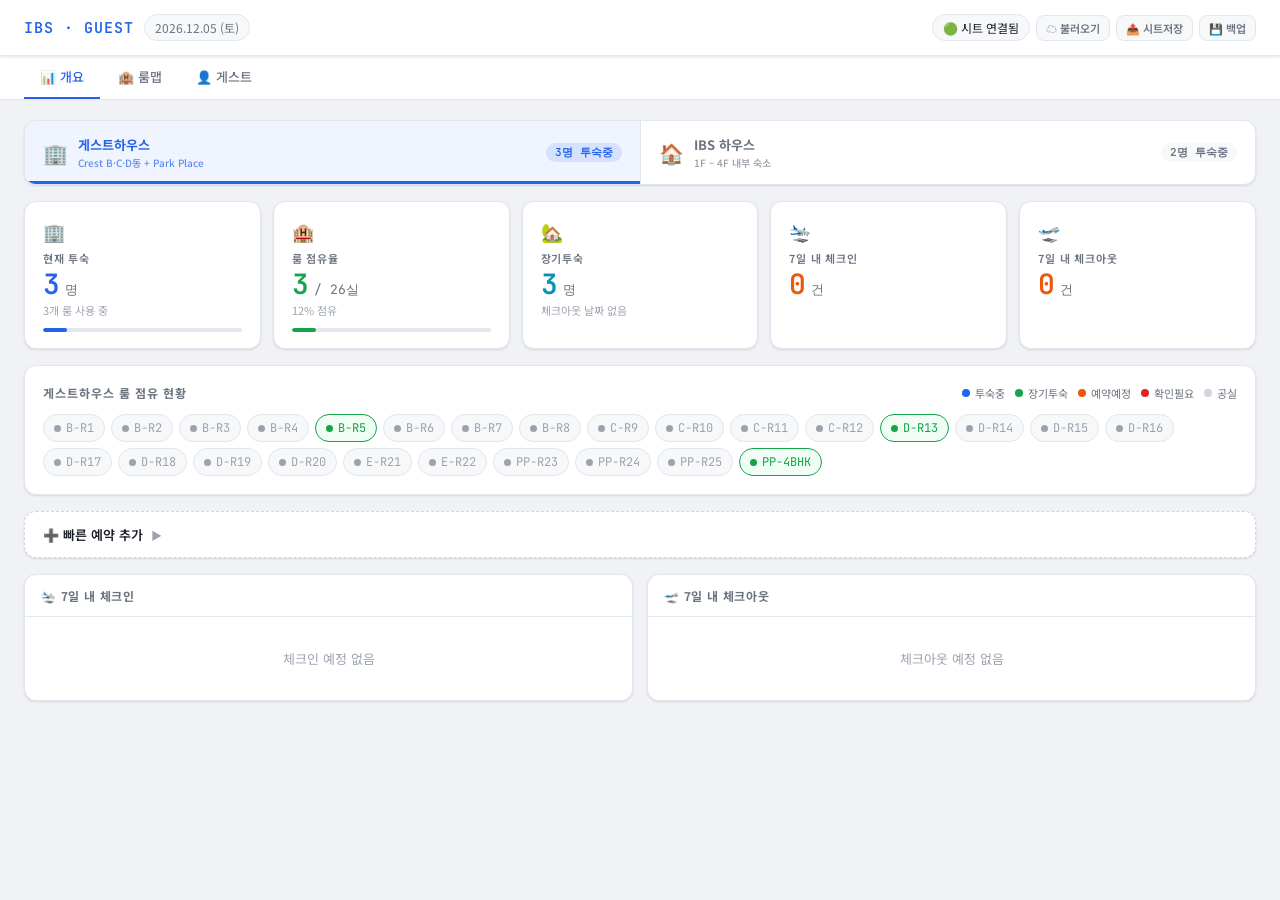
<file: Index.html>
<!DOCTYPE html>
<html lang="ko">
<head>
<meta charset="UTF-8">
<meta name="viewport" content="width=device-width, initial-scale=1.0">
<title>IBS 룸 대시보드</title>
<link href="https://fonts.googleapis.com/css2?family=Noto+Sans+KR:wght@300;400;500;700&family=JetBrains+Mono:wght@400;600&display=swap" rel="stylesheet">
<style>
:root{--bg:#f0f2f5;--surface:#fff;--surface2:#f7f8fa;--border:#e2e6ed;--border2:#d0d5df;--text:#1a1d27;--text2:#6b7280;--text3:#9ca3af;--accent:#2563eb;--accent-light:#eff4ff;--green:#16a34a;--green-light:#f0fdf4;--orange:#ea580c;--orange-light:#fff7ed;--red:#dc2626;--red-light:#fef2f2;--teal:#0891b2;--teal-light:#ecfeff;--yellow:#ca8a04;--yellow-light:#fefce8;--shadow:0 1px 3px rgba(0,0,0,.08),0 1px 2px rgba(0,0,0,.04);--shadow-md:0 4px 12px rgba(0,0,0,.1),0 2px 4px rgba(0,0,0,.05);--shadow-lg:0 12px 32px rgba(0,0,0,.15);--r:12px;--r-sm:8px}
*{box-sizing:border-box;margin:0;padding:0}
body{font-family:'Noto Sans KR',sans-serif;background:var(--bg);color:var(--text);min-height:100vh;font-size:14px;-webkit-text-size-adjust:100%}
.header{background:var(--surface);border-bottom:1px solid var(--border);padding:0 24px;display:flex;align-items:center;height:56px;position:sticky;top:0;z-index:200;box-shadow:var(--shadow);gap:10px;flex-wrap:wrap}
.header-logo{font-family:'JetBrains Mono',monospace;font-size:15px;font-weight:600;color:var(--accent);letter-spacing:1px}
.header-date{font-size:12px;color:var(--text2);background:var(--surface2);padding:4px 10px;border-radius:20px;border:1px solid var(--border)}
.header-actions{margin-left:auto;display:flex;gap:6px;align-items:center;flex-wrap:wrap}
.sync-badge{font-size:12px;padding:4px 10px;border-radius:20px;background:var(--surface2);border:1px solid var(--border)}
.nav{display:flex;gap:2px;padding:0 24px;background:var(--surface);border-bottom:1px solid var(--border);overflow-x:auto}
.nav-tab{padding:11px 16px;font-size:13px;font-weight:500;color:var(--text2);cursor:pointer;border-bottom:2px solid transparent;transition:all .15s;user-select:none;white-space:nowrap}
.nav-tab:hover{color:var(--text)}.nav-tab.active{color:var(--accent);border-bottom-color:var(--accent)}
.main{padding:20px 24px;max-width:1400px}
.panel{display:none}.panel.active{display:block}
.alert-banner{border-radius:var(--r-sm);padding:10px 14px;margin-bottom:10px;display:flex;align-items:center;gap:9px;font-size:13px}
.ab-warn{background:var(--yellow-light);border:1px solid #fde047}.ab-warn .ab-text,.ab-warn .ab-link{color:var(--yellow)}
.ab-out{background:var(--red-light);border:1px solid #fca5a5}.ab-out .ab-text,.ab-out .ab-link{color:var(--red)}
.ab-text{flex:1}.ab-link{font-size:12px;font-weight:600;cursor:pointer;text-decoration:underline}
.kpi-grid{display:grid;grid-template-columns:repeat(auto-fit,minmax(160px,1fr));gap:12px;margin-bottom:16px}
.kpi-card{background:var(--surface);border:1px solid var(--border);border-radius:var(--r);padding:16px 18px;box-shadow:var(--shadow)}
.kpi-icon{font-size:18px;margin-bottom:6px}.kpi-label{font-size:11px;color:var(--text2);font-weight:600;text-transform:uppercase;letter-spacing:.8px;margin-bottom:4px}
.kpi-main{display:flex;align-items:baseline;gap:5px;margin-bottom:3px}
.kpi-value{font-family:'JetBrains Mono',monospace;font-size:28px;font-weight:600;line-height:1}
.kpi-denom{font-size:13px;color:var(--text2);font-family:'JetBrains Mono',monospace}
.kpi-sub{font-size:11px;color:var(--text3)}
.kpi-bar{height:4px;background:var(--border);border-radius:2px;margin-top:10px;overflow:hidden}
.kpi-bar-fill{height:100%;border-radius:2px;transition:width .8s ease}
.kpi-blue .kpi-value{color:var(--accent)}.kpi-blue .kpi-bar-fill{background:var(--accent)}
.kpi-green .kpi-value{color:var(--green)}.kpi-green .kpi-bar-fill{background:var(--green)}
.kpi-orange .kpi-value{color:var(--orange)}.kpi-orange .kpi-bar-fill{background:var(--orange)}
.kpi-teal .kpi-value{color:var(--teal)}.kpi-teal .kpi-bar-fill{background:var(--teal)}
.kpi-yellow .kpi-value{color:var(--yellow)}.kpi-yellow .kpi-bar-fill{background:var(--yellow)}
.property-switcher{display:flex;background:var(--surface);border:1px solid var(--border);border-radius:var(--r);overflow:hidden;box-shadow:var(--shadow);margin-bottom:16px}
.prop-btn{flex:1;padding:14px 18px;border:none;background:transparent;cursor:pointer;font-family:'Noto Sans KR',sans-serif;font-size:14px;font-weight:500;color:var(--text2);transition:all .15s;display:flex;align-items:center;gap:10px;border-right:1px solid var(--border);position:relative}
.prop-btn:last-child{border-right:none}.prop-btn:hover{background:var(--surface2)}
.prop-btn.active{background:var(--accent-light);color:var(--accent)}.prop-btn.active-ibs{background:var(--teal-light);color:var(--teal)}
.prop-btn-icon{font-size:20px}.prop-btn-info{text-align:left;flex:1}.prop-btn-title{font-weight:700;font-size:13px}.prop-btn-sub{font-size:10px;margin-top:1px;opacity:.7}
.prop-btn-badge{font-family:'JetBrains Mono',monospace;font-size:11px;padding:2px 9px;border-radius:12px;font-weight:600}
.prop-btn.active .prop-btn-badge{background:rgba(37,99,235,.12);color:var(--accent)}.prop-btn.active-ibs .prop-btn-badge{background:rgba(8,145,178,.12);color:var(--teal)}
.prop-btn:not(.active):not(.active-ibs) .prop-btn-badge{background:var(--surface2);color:var(--text2)}
.prop-indicator{position:absolute;bottom:0;left:0;right:0;height:3px}.prop-btn.active .prop-indicator{background:var(--accent)}.prop-btn.active-ibs .prop-indicator{background:var(--teal)}
.occ-card{background:var(--surface);border:1px solid var(--border);border-radius:var(--r);padding:18px;box-shadow:var(--shadow);margin-bottom:16px}
.occ-card-header{display:flex;align-items:center;justify-content:space-between;margin-bottom:13px;flex-wrap:wrap;gap:8px}
.occ-card-title{font-size:12px;font-weight:700;color:var(--text2);text-transform:uppercase;letter-spacing:1px}
.legend{display:flex;gap:10px;flex-wrap:wrap;align-items:center}.legend-item{display:flex;align-items:center;gap:5px;font-size:11px;color:var(--text2)}.legend-dot{width:8px;height:8px;border-radius:50%}
.ld-occ{background:var(--accent)}.ld-up{background:var(--orange)}.ld-long{background:var(--green)}.ld-conf{background:var(--red)}.ld-empty{background:var(--border2)}
.occ-rooms{display:flex;flex-wrap:wrap;gap:6px}
.occ-chip{display:flex;align-items:center;gap:5px;padding:5px 10px;border-radius:20px;font-size:12px;font-family:'JetBrains Mono',monospace;border:1.5px solid var(--border);cursor:pointer;transition:all .15s;user-select:none}
.occ-chip:hover{transform:translateY(-1px);box-shadow:var(--shadow-md)}
.chip-occ{background:var(--accent-light);border-color:var(--accent);color:var(--accent)}.chip-up{background:var(--orange-light);border-color:var(--orange);color:var(--orange)}
.chip-long{background:var(--green-light);border-color:var(--green);color:var(--green)}.chip-conf{background:var(--red-light);border-color:var(--red);color:var(--red)}
.chip-empty{background:var(--surface2);color:var(--text3)}
.chip-urgent{background:var(--red-light);border-color:var(--red);color:var(--red);animation:chipPulse 1.8s infinite}
@keyframes chipPulse{0%,100%{opacity:1}50%{opacity:.65}}
.chip-dot{width:7px;height:7px;border-radius:50%}.dot-occ{background:var(--accent)}.dot-up{background:var(--orange)}.dot-long{background:var(--green)}.dot-conf{background:var(--red)}.dot-empty{background:var(--text3)}
.quick-add-card{background:var(--surface);border:1.5px dashed var(--border2);border-radius:var(--r);margin-bottom:16px;box-shadow:var(--shadow);overflow:hidden}
.quick-add-toggle{padding:13px 18px;display:flex;align-items:center;gap:8px;cursor:pointer;font-size:13px;font-weight:600;color:var(--text);user-select:none;transition:background .15s}
.quick-add-toggle:hover{background:var(--surface2)}
.qa-arrow{font-style:normal;font-size:11px;color:var(--text3);transition:transform .2s;display:inline-block}.qa-arrow.open{transform:rotate(90deg)}
.quick-add-body{display:none;padding:0 18px 16px}.quick-add-body.open{display:block}
.qa-grid{display:grid;grid-template-columns:1.2fr 1fr 1fr 1fr 1fr auto;gap:8px;align-items:end}
.two-col{display:grid;grid-template-columns:1fr 1fr;gap:14px}
.list-card{background:var(--surface);border:1px solid var(--border);border-radius:var(--r);overflow:hidden;box-shadow:var(--shadow)}
.list-card-header{padding:12px 16px;border-bottom:1px solid var(--border);font-size:12px;font-weight:700;text-transform:uppercase;letter-spacing:.8px;color:var(--text2)}
.list-item{padding:9px 14px;border-bottom:1px solid var(--border);display:flex;align-items:center;gap:8px;transition:background .1s;cursor:pointer}
.list-item:last-child{border-bottom:none}.list-item:hover{background:var(--surface2)}
.day-badge{font-family:'JetBrains Mono',monospace;font-size:11px;font-weight:600;padding:3px 8px;border-radius:6px;min-width:40px;text-align:center;flex-shrink:0}
.badge-in{background:var(--green-light);color:var(--green)}.badge-out{background:var(--orange-light);color:var(--orange)}.badge-today{background:var(--red-light);color:var(--red)}
.bldg-tag{font-size:10px;padding:2px 6px;border-radius:4px;font-weight:600;flex-shrink:0}.tag-gh{background:var(--accent-light);color:var(--accent)}.tag-ibs{background:var(--teal-light);color:var(--teal)}
.roommap-layout{display:grid;grid-template-columns:210px 1fr;gap:16px;align-items:start}
.bldg-selector{background:var(--surface);border:1px solid var(--border);border-radius:var(--r);overflow:hidden;box-shadow:var(--shadow)}
.bldg-selector-header{padding:11px 14px;background:var(--surface2);border-bottom:1px solid var(--border);font-size:11px;font-weight:700;text-transform:uppercase;letter-spacing:1px;color:var(--text2)}
.bldg-group-label{padding:7px 14px 4px;font-size:10px;font-weight:700;text-transform:uppercase;letter-spacing:1px;color:var(--text3);background:var(--surface2);border-bottom:1px solid var(--border)}
.bldg-btn{width:100%;padding:11px 14px;display:flex;align-items:center;gap:9px;border:none;background:transparent;cursor:pointer;border-bottom:1px solid var(--border);font-family:'Noto Sans KR',sans-serif;font-size:13px;color:var(--text);text-align:left;transition:all .15s}
.bldg-btn:last-child{border-bottom:none}.bldg-btn:hover{background:var(--surface2)}
.bldg-btn.active-gh{background:var(--accent-light);color:var(--accent)}.bldg-btn.active-ibs-btn{background:var(--teal-light);color:var(--teal)}
.bldg-icon{font-size:16px}.bldg-info{flex:1}.bldg-name{font-weight:600;font-size:13px}.bldg-detail{font-size:10px;color:var(--text3);margin-top:1px}
.bldg-count{font-family:'JetBrains Mono',monospace;font-size:11px;padding:2px 7px;border-radius:10px;background:var(--surface2);color:var(--text2)}
.bldg-btn.active-gh .bldg-count{background:rgba(37,99,235,.12);color:var(--accent)}.bldg-btn.active-ibs-btn .bldg-count{background:rgba(8,145,178,.12);color:var(--teal)}
.room-panel{background:var(--surface);border:1px solid var(--border);border-radius:var(--r);box-shadow:var(--shadow);overflow:hidden}
.room-panel-header{padding:14px 18px;border-bottom:1px solid var(--border);background:var(--surface2);display:flex;align-items:flex-start;justify-content:space-between;gap:12px;flex-wrap:wrap}
.room-panel-title{font-size:14px;font-weight:700}.room-panel-sub{font-size:12px;color:var(--text2);margin-top:2px}
.rooms-grid{padding:16px;display:grid;grid-template-columns:repeat(auto-fill,minmax(130px,1fr));gap:9px}
.room-card{border:1.5px solid var(--border);border-radius:10px;padding:12px;cursor:pointer;transition:all .15s;position:relative;background:var(--surface);min-height:88px;display:flex;flex-direction:column}
.room-card:hover{transform:translateY(-2px);box-shadow:var(--shadow-md)}
.rc-occ{border-color:var(--accent);background:var(--accent-light)}.rc-up{border-color:var(--orange);background:var(--orange-light)}
.rc-long{border-color:var(--green);background:var(--green-light)}.rc-conf{border-color:var(--red);background:var(--red-light)}
.rc-empty{border-color:var(--border2);background:var(--surface2)}
.rc-urgent{border-color:var(--red)!important;border-width:2.5px!important;animation:roomPulse 2s infinite}
@keyframes roomPulse{0%,100%{box-shadow:0 0 0 0 rgba(220,38,38,.3)}50%{box-shadow:0 0 0 5px rgba(220,38,38,.08)}}
.room-number{font-family:'JetBrains Mono',monospace;font-size:12px;font-weight:600;margin-bottom:5px}
.rc-occ .room-number{color:var(--accent)}.rc-up .room-number{color:var(--orange)}.rc-long .room-number{color:var(--green)}.rc-conf .room-number{color:var(--red)}.rc-empty .room-number{color:var(--text3)}
.room-guest{font-size:12px;font-weight:600;color:var(--text);line-height:1.3}.room-company{font-size:10px;color:var(--text2);margin-top:2px;overflow:hidden;text-overflow:ellipsis;white-space:nowrap}
.room-dates{font-size:10px;color:var(--text3);margin-top:3px;font-family:'JetBrains Mono',monospace}
.room-nights{font-size:10px;font-weight:600;margin-top:2px}.rc-occ .room-nights{color:var(--accent)}.rc-up .room-nights{color:var(--orange)}.rc-long .room-nights{color:var(--green)}
.room-next{font-size:11px;font-weight:600;color:var(--orange);margin-top:5px;padding:4px 6px;background:rgba(234,88,12,.07);border-radius:4px}
.room-long-badge{display:inline-block;font-size:9px;font-weight:700;background:var(--green);color:#fff;padding:1px 6px;border-radius:4px;margin-top:3px}
.room-empty-label{font-size:12px;color:var(--text3);margin-top:auto;padding-top:6px}
.edit-btn-small{position:absolute;top:6px;right:6px;background:rgba(255,255,255,.95);border:1px solid var(--border);border-radius:5px;cursor:pointer;font-size:12px;opacity:0;transition:opacity .15s;padding:2px 5px;line-height:1}
.room-card:hover .edit-btn-small{opacity:1}
.modal-overlay{display:none;position:fixed;inset:0;background:rgba(0,0,0,.4);z-index:500;align-items:center;justify-content:center;padding:20px;overflow-y:auto}
.modal-overlay.open{display:flex}
.modal{background:var(--surface);border-radius:16px;width:100%;max-width:540px;box-shadow:var(--shadow-lg);display:flex;flex-direction:column;max-height:92vh;animation:mIn .2s ease;margin:auto}
@keyframes mIn{from{opacity:0;transform:translateY(6px) scale(.98)}to{opacity:1;transform:none}}
.modal-header{padding:16px 20px 12px;border-bottom:1px solid var(--border);display:flex;align-items:flex-start;justify-content:space-between;flex-shrink:0}
.modal-title{font-size:15px;font-weight:700}
.modal-room-tag{font-family:'JetBrains Mono',monospace;font-size:12px;padding:3px 9px;border-radius:6px;margin-top:4px;display:inline-block}
.tag-room-gh{background:var(--accent-light);color:var(--accent)}.tag-room-ibs{background:var(--teal-light);color:var(--teal)}
.modal-close{background:none;border:none;font-size:20px;cursor:pointer;color:var(--text2);padding:4px;line-height:1;flex-shrink:0}.modal-close:hover{color:var(--text)}
.modal-body{padding:16px 20px;overflow-y:auto;flex:1}.modal-footer{padding:12px 20px;border-top:1px solid var(--border);display:flex;gap:8px;justify-content:flex-end;flex-shrink:0}
.booking-entry{background:var(--surface2);border:1px solid var(--border);border-radius:8px;padding:10px 12px;margin-bottom:8px}
.booking-entry-header{display:flex;align-items:flex-start;gap:8px}.booking-entry-main{flex:1}.booking-entry-name{font-weight:600;font-size:13px}.booking-entry-meta{font-size:11px;color:var(--text2);margin-top:2px}
.booking-entry-status{padding:2px 8px;border-radius:10px;font-size:10px;font-weight:600;flex-shrink:0;margin-top:1px}
.st-active{background:var(--accent-light);color:var(--accent)}.st-long{background:var(--green-light);color:var(--green)}.st-upcoming{background:var(--orange-light);color:var(--orange)}.st-past{background:var(--surface2);color:var(--text3);border:1px solid var(--border)}
.booking-entry-actions{display:flex;gap:6px;margin-top:8px}.booking-edit-form{margin-top:10px;padding-top:10px;border-top:1px solid var(--border);display:none}.booking-edit-form.open{display:block}
.form-row{margin-bottom:12px}.form-label{display:block;font-size:11px;font-weight:600;color:var(--text2);text-transform:uppercase;letter-spacing:.5px;margin-bottom:5px}
.form-input,.form-select{width:100%;padding:9px 12px;border:1.5px solid var(--border);border-radius:var(--r-sm);font-size:13px;font-family:'Noto Sans KR',sans-serif;background:var(--surface);color:var(--text);outline:none;transition:border-color .15s}
.form-input:focus,.form-select:focus{border-color:var(--accent)}
.form-input.error{border-color:var(--red)!important;background:var(--red-light)}.form-hint{font-size:11px;color:var(--red);margin-top:3px;display:none}.form-hint.show{display:block}
.overlap-warn{background:var(--red-light);border:1px solid #fca5a5;border-radius:var(--r-sm);padding:8px 12px;font-size:12px;color:var(--red);margin-bottom:10px;display:none}.overlap-warn.show{display:block}
.date-row{display:grid;grid-template-columns:1fr 1fr;gap:10px}.section-divider{font-size:12px;font-weight:700;color:var(--text);margin:12px 0 10px;padding-bottom:7px;border-bottom:1px solid var(--border);display:flex;align-items:center;gap:6px}
.longterm-row{display:flex;align-items:center;gap:10px;margin-bottom:11px;padding:9px 12px;background:var(--green-light);border:1.5px solid var(--green);border-radius:var(--r-sm)}
.longterm-row label{font-size:13px;color:var(--green);font-weight:600;cursor:pointer;flex:1}
.toggle{position:relative;flex:1;height:28px;min-width:60px}.toggle input{opacity:0;position:absolute;width:100%;height:100%;margin:0;cursor:pointer;z-index:2}
.toggle-slider{position:absolute;inset:0;background:var(--border2);border-radius:14px;cursor:pointer;transition:.3s}
.toggle-slider:before{content:'';position:absolute;height:22px;width:22px;left:3px;top:3px;background:#fff;border-radius:50%;transition:.3s;box-shadow:0 1px 3px rgba(0,0,0,.2)}
.toggle input:checked+.toggle-slider{background:var(--green)}.toggle input:checked+.toggle-slider:before{left:calc(100% - 25px)}
.btn{padding:8px 16px;border-radius:var(--r-sm);font-size:13px;font-weight:600;cursor:pointer;border:none;font-family:'Noto Sans KR',sans-serif;transition:all .15s;display:inline-flex;align-items:center;gap:5px}
.btn:disabled{opacity:.5;cursor:not-allowed}
.btn-primary{background:var(--accent);color:#fff}.btn-primary:hover:not(:disabled){background:#1d4ed8}
.btn-ghost{background:var(--surface2);color:var(--text2);border:1px solid var(--border)}.btn-ghost:hover:not(:disabled){background:var(--border);color:var(--text)}
.btn-danger{background:transparent;color:var(--red);border:1px solid rgba(220,38,38,.3)}.btn-danger:hover:not(:disabled){background:var(--red);color:#fff;border-color:var(--red)}
.btn-sm{padding:4px 9px;font-size:11px}
.btn-loading{position:relative;color:transparent!important;pointer-events:none}
.btn-loading::after{content:'';position:absolute;width:13px;height:13px;border:2px solid rgba(255,255,255,.4);border-top-color:#fff;border-radius:50%;animation:spin .6s linear infinite;left:50%;top:50%;transform:translate(-50%,-50%)}
@keyframes spin{to{transform:translate(-50%,-50%) rotate(360deg)}}
.search-wrap{position:relative;margin-bottom:11px}.search-wrap input{width:100%;padding:10px 16px 10px 36px;border:1.5px solid var(--border);border-radius:var(--r-sm);font-size:16px;background:var(--surface);color:var(--text);outline:none;font-family:'Noto Sans KR',sans-serif}
.search-wrap input:focus{border-color:var(--accent)}.search-icon{position:absolute;left:11px;top:50%;transform:translateY(-50%);color:var(--text3);font-size:14px}
.filter-chips{display:flex;gap:5px;flex-wrap:wrap;margin-bottom:11px}
.fchip{padding:5px 12px;border-radius:20px;font-size:12px;cursor:pointer;border:1.5px solid var(--border);color:var(--text2);background:var(--surface);transition:all .15s}
.fchip:hover{border-color:var(--accent);color:var(--accent)}.fchip.on{background:var(--accent);border-color:var(--accent);color:#fff}
.sort-th{display:flex;align-items:center;gap:3px;cursor:pointer;user-select:none;white-space:nowrap}.sort-th:hover{color:var(--accent)}.sort-arr{font-size:10px;color:var(--text3)}.sort-arr.active{color:var(--accent)}
.table-wrap{background:var(--surface);border:1px solid var(--border);border-radius:var(--r);box-shadow:var(--shadow);overflow:hidden}
table{width:100%;border-collapse:collapse}
thead th{padding:9px 12px;background:var(--surface2);text-align:left;font-size:11px;text-transform:uppercase;letter-spacing:.7px;color:var(--text2);font-weight:700;border-bottom:1px solid var(--border)}
tbody td{padding:9px 12px;border-bottom:1px solid var(--border);color:var(--text);font-size:13px;vertical-align:middle}
tbody tr:last-child td{border-bottom:none}tbody tr:hover td{background:var(--surface2)}
.mono{font-family:'JetBrains Mono',monospace;font-size:11px}
.status-pill{padding:3px 8px;border-radius:10px;font-size:11px;font-weight:600}
.sp-active{background:var(--accent-light);color:var(--accent)}.sp-long{background:var(--green-light);color:var(--green)}.sp-upcoming{background:var(--orange-light);color:var(--orange)}.sp-past{background:var(--surface2);color:var(--text3);border:1px solid var(--border)}.sp-confirm{background:var(--red-light);color:var(--red)}
.confirm-overlay{display:none;position:fixed;inset:0;background:rgba(0,0,0,.5);z-index:600;align-items:center;justify-content:center;padding:20px}
.confirm-overlay.open{display:flex}
.confirm-box{background:var(--surface);border-radius:16px;padding:26px 24px 20px;max-width:340px;width:100%;box-shadow:var(--shadow-lg);animation:mIn .2s ease;text-align:center}
.confirm-icon{font-size:32px;margin-bottom:10px}.confirm-title{font-size:16px;font-weight:700;margin-bottom:6px}.confirm-msg{font-size:13px;color:var(--text2);line-height:1.6;margin-bottom:20px;white-space:pre-line}.confirm-actions{display:flex;gap:8px;justify-content:center}
#toastContainer{position:fixed;bottom:24px;left:50%;transform:translateX(-50%);z-index:9999;display:flex;flex-direction:column;gap:8px;align-items:center;pointer-events:none}
.toast-item{background:#1a1d27;color:#fff;padding:11px 18px;border-radius:10px;font-size:13px;box-shadow:0 4px 16px rgba(0,0,0,.25);display:flex;align-items:center;gap:10px;pointer-events:all;animation:toastIn .25s ease;font-family:'Noto Sans KR',sans-serif;max-width:400px;transition:opacity .3s}
@keyframes toastIn{from{opacity:0;transform:translateY(8px)}to{opacity:1;transform:none}}
.toast-undo{font-size:12px;font-weight:700;color:#60a5fa;cursor:pointer;text-decoration:underline;background:none;border:none;font-family:inherit;white-space:nowrap}
::-webkit-scrollbar{width:5px;height:5px}::-webkit-scrollbar-track{background:transparent}::-webkit-scrollbar-thumb{background:var(--border2);border-radius:3px}
.empty{text-align:center;padding:32px;color:var(--text3);font-size:13px}
#importFile{display:none}
@media(max-width:768px){
  .header{padding:0 12px;height:auto;min-height:50px;padding-top:7px;padding-bottom:7px}.header-actions{margin-left:0;width:100%;padding-bottom:3px}.header-actions .btn{font-size:11px;padding:5px 8px}.sync-badge{font-size:11px;padding:3px 8px}
  .nav{padding:0 6px}.nav-tab{padding:9px 11px;font-size:12px}.main{padding:12px 10px}
  .property-switcher{flex-direction:column}.prop-btn{border-right:none;border-bottom:1px solid var(--border)}.prop-btn:last-child{border-bottom:none}
  .kpi-grid{grid-template-columns:1fr 1fr;gap:8px;margin-bottom:12px}.kpi-value{font-size:24px}
  .two-col{grid-template-columns:1fr}.qa-grid{grid-template-columns:1fr 1fr!important}
  .roommap-layout{grid-template-columns:1fr}.rooms-grid{grid-template-columns:repeat(auto-fill,minmax(105px,1fr))!important;gap:7px;padding:11px}.room-card{min-height:76px;padding:9px}
  .modal{max-height:95vh;border-radius:12px 12px 0 0}.modal-overlay{align-items:flex-end;padding:0}
  .form-input,.form-select,.search-wrap input{font-size:16px!important}.table-wrap{overflow-x:auto;-webkit-overflow-scrolling:touch}table{min-width:680px}
}
@media(max-width:480px){.qa-grid{grid-template-columns:1fr!important}.rooms-grid{grid-template-columns:repeat(3,1fr)!important}.prop-btn-sub{display:none}}
</style>
</head>
<body>
<div class="header">
  <div class="header-logo">IBS · GUEST</div>
  <div class="header-date" id="headerDate"></div>
  <div class="header-actions">
    <span class="sync-badge">🟢 시트 연결됨</span>
    <button class="btn btn-ghost btn-sm" id="btnLoad" onclick="loadFromSheet()">☁️ 불러오기</button>
    <button class="btn btn-ghost btn-sm" id="btnSync" onclick="syncBulk()">📤 시트저장</button>
    <button class="btn btn-ghost btn-sm" onclick="exportData()">💾 백업</button>
    <input type="file" id="importFile" accept=".json" onchange="importData(event)">
  </div>
</div>
<div class="nav">
  <div class="nav-tab active" onclick="goTab('overview')">📊 개요</div>
  <div class="nav-tab" onclick="goTab('roommap')">🏨 룸맵</div>
  <div class="nav-tab" onclick="goTab('guests')">👤 게스트</div>
</div>
<div class="main">
  <div id="tab-overview" class="panel active">
    <div class="property-switcher">
      <button class="prop-btn active" id="propBtnGH" onclick="setProp('gh')"><div class="prop-indicator"></div><div class="prop-btn-icon">🏢</div><div class="prop-btn-info"><div class="prop-btn-title">게스트하우스</div><div class="prop-btn-sub">Crest B·C·D동 + Park Place</div></div><span class="prop-btn-badge" id="propBadgeGH">-</span></button>
      <button class="prop-btn" id="propBtnIBS" onclick="setProp('ibs')"><div class="prop-indicator"></div><div class="prop-btn-icon">🏠</div><div class="prop-btn-info"><div class="prop-btn-title">IBS 하우스</div><div class="prop-btn-sub">1F – 4F 내부 숙소</div></div><span class="prop-btn-badge" id="propBadgeIBS">-</span></button>
    </div>
    <div id="alertBanners"></div>
    <div class="kpi-grid" id="kpiGrid"></div>
    <div class="occ-card">
      <div class="occ-card-header"><div class="occ-card-title" id="occTitle">전체 룸 점유 현황</div><div class="legend"><div class="legend-item"><div class="legend-dot ld-occ"></div>투숙중</div><div class="legend-item"><div class="legend-dot ld-long"></div>장기투숙</div><div class="legend-item"><div class="legend-dot ld-up"></div>예약예정</div><div class="legend-item"><div class="legend-dot ld-conf"></div>확인필요</div><div class="legend-item"><div class="legend-dot ld-empty"></div>공실</div></div></div>
      <div class="occ-rooms" id="occRooms"></div>
    </div>
    <div class="quick-add-card">
      <div class="quick-add-toggle" onclick="toggleQuickAdd()"><span>➕ 빠른 예약 추가</span><i class="qa-arrow" id="qaArrow">▶</i></div>
      <div class="quick-add-body" id="qaBody">
        <div class="qa-grid">
          <div><div class="form-label">빌딩/룸</div><select class="form-select" id="qaRoom"></select></div>
          <div><div class="form-label">이름</div><input class="form-input" type="text" id="qaName" placeholder="투숙자 이름"></div>
          <div><div class="form-label">회사</div><input class="form-input" type="text" id="qaCompany" placeholder="회사명"></div>
          <div><div class="form-label">체크인</div><input class="form-input" type="date" id="qaCheckIn"></div>
          <div><div class="form-label">체크아웃</div><input class="form-input" type="date" id="qaCheckOut"></div>
          <div><div class="form-label">&nbsp;</div><button class="btn btn-primary" style="width:100%;justify-content:center" onclick="quickAdd()">저장</button></div>
        </div>
      </div>
    </div>
    <div class="two-col">
      <div class="list-card"><div class="list-card-header">🛬 7일 내 체크인</div><div id="listCheckin"></div></div>
      <div class="list-card"><div class="list-card-header">🛫 7일 내 체크아웃</div><div id="listCheckout"></div></div>
    </div>
  </div>
  <div id="tab-roommap" class="panel">
    <div class="roommap-layout">
      <div><div class="bldg-selector"><div class="bldg-selector-header">빌딩 선택</div><div id="bldgList"></div></div></div>
      <div><div class="room-panel">
        <div class="room-panel-header">
          <div><div class="room-panel-title" id="roomPanelTitle">빌딩을 선택하세요</div><div class="room-panel-sub" id="roomPanelSub"></div></div>
          <div class="legend"><div class="legend-item"><div class="legend-dot ld-occ"></div>투숙중</div><div class="legend-item"><div class="legend-dot ld-long"></div>장기투숙</div><div class="legend-item"><div class="legend-dot ld-up"></div>예약예정</div><div class="legend-item"><div class="legend-dot ld-conf"></div>확인필요</div><div class="legend-item"><div class="legend-dot ld-empty"></div>공실</div></div>
        </div>
        <div class="rooms-grid" id="roomsGrid"><div class="empty" style="grid-column:1/-1">← 빌딩을 선택하세요</div></div>
      </div></div>
    </div>
  </div>
  <div id="tab-guests" class="panel">
    <div style="display:flex;gap:9px;align-items:flex-start;flex-wrap:wrap;margin-bottom:11px">
      <div class="search-wrap" style="flex:1;min-width:180px;margin-bottom:0"><span class="search-icon">🔍</span><input type="text" id="guestSearch" placeholder="이름, 회사, 룸번호 검색..." oninput="renderGuests()"></div>
      <button class="btn btn-primary btn-sm" onclick="openModal('B','R1')">➕ 예약 추가</button>
    </div>
    <div class="filter-chips">
      <div class="fchip on" onclick="setGF('all',this)">전체</div><div class="fchip" onclick="setGF('active',this)">투숙중</div><div class="fchip" onclick="setGF('longterm',this)">장기투숙</div><div class="fchip" onclick="setGF('upcoming',this)">예약예정</div><div class="fchip" onclick="setGF('past',this)">퇴실</div><div class="fchip" onclick="setGF('confirm',this)">⚠ 확인필요</div><div class="fchip" onclick="setGF('GH',this)">게스트하우스</div><div class="fchip" onclick="setGF('IBS',this)">IBS</div>
    </div>
    <div class="table-wrap"><table>
      <thead><tr><th>구분</th><th><div class="sort-th" onclick="setSort('room')">룸<span class="sort-arr" id="sa-room"></span></div></th><th><div class="sort-th" onclick="setSort('name')">이름<span class="sort-arr" id="sa-name"></span></div></th><th>회사</th><th><div class="sort-th" onclick="setSort('check_in')">체크인<span class="sort-arr active" id="sa-check_in">↑</span></div></th><th><div class="sort-th" onclick="setSort('check_out')">체크아웃<span class="sort-arr" id="sa-check_out"></span></div></th><th>결제</th><th>체류</th><th>상태</th><th>수정</th></tr></thead>
      <tbody id="guestTbody"></tbody>
    </table></div>
  </div>
</div>
<div class="modal-overlay" id="modalOverlay" onclick="closeModalOutside(event)">
  <div class="modal">
    <div class="modal-header"><div><div class="modal-title" id="modalTitle"></div><div class="modal-room-tag" id="modalRoomTag"></div></div><button class="modal-close" onclick="closeModal()">✕</button></div>
    <div class="modal-body">
      <div id="modalBookings"></div>
      <div class="section-divider">➕ 새 예약 추가</div>
      <div class="overlap-warn" id="overlapWarn">⚠ 이 기간에 겹치는 예약이 있어요!</div>
      <div class="longterm-row"><label for="ltToggle">🏡 장기투숙 (체크아웃 날짜 없음)</label><label class="toggle"><input type="checkbox" id="ltToggle" onchange="toggleLongterm()"><span class="toggle-slider"></span></label></div>
      <div class="date-row form-row">
        <div><div class="form-label">체크인 *</div><input class="form-input" type="date" id="inCheckIn" oninput="validateDates()"><div class="form-hint" id="hintCI">체크인 날짜를 입력하세요</div></div>
        <div id="coWrap"><div class="form-label">체크아웃</div><input class="form-input" type="date" id="inCheckOut" oninput="validateDates()"><div class="form-hint" id="hintCO">체크아웃이 체크인보다 앞설 수 없어요</div></div>
      </div>
      <div class="form-row"><div class="form-label">이름 *</div><input class="form-input" type="text" id="inName" placeholder="투숙자 이름"></div>
      <div class="form-row"><div class="form-label">룸 변경</div><select class="form-select" id="inRoom"></select></div>
      <div class="form-row"><div class="form-label">회사</div><input class="form-input" type="text" id="inCompany" placeholder="회사명"></div>
      <div class="form-row">
        <div class="form-label">결제 방식</div>
        <select class="form-select" id="inPaymentSelect" onchange="syncPay()" style="margin-bottom:6px"><option value="">선택 또는 직접 입력 ↓</option><option value="카드">카드</option><option value="현금">현금</option><option value="회사청구">회사청구</option><option value="내부">내부</option><option value="미정">미정</option></select>
        <input class="form-input" type="text" id="inPayment" placeholder="직접 입력 가능">
      </div>
      <div class="form-row"><div class="form-label">비고</div><input class="form-input" type="text" id="inRemark" placeholder="메모 (선택)"></div>
    </div>
    <div class="modal-footer"><button class="btn btn-ghost" onclick="closeModal()">닫기</button><button class="btn btn-primary" onclick="saveBooking()">✓ 저장</button></div>
  </div>
</div>
<div class="confirm-overlay" id="confirmOverlay">
  <div class="confirm-box"><div class="confirm-icon" id="confirmIcon">🗑</div><div class="confirm-title" id="confirmTitle"></div><div class="confirm-msg" id="confirmMsg"></div><div class="confirm-actions"><button class="btn btn-ghost" onclick="resolveConfirm(false)">취소</button><button class="btn btn-danger" id="confirmOkBtn" onclick="resolveConfirm(true)">확인</button></div></div>
</div>
<div id="toastContainer"></div>
<script>
const TODAY=new Date();TODAY.setHours(0,0,0,0);
const TODAYSTR=TODAY.toISOString().slice(0,10);
const SCRIPT_URL='https://script.google.com/macros/s/AKfycbxXO46NC-dfYETBE3ZwIcebDFy-2AmqJhUnZxh0GudxuJJ6K__V-2YEYskPTJpIYVcZ4w/exec';
const BUILDINGS=[
  {id:'B',name:'B동 크레스트',addr:'Crest B214 아조이',icon:'🏢',group:'gh',rooms:['R1','R2','R3','R4','R5','R6','R7','R8']},
  {id:'C',name:'C동 크레스트',addr:'Crest C264 아구',icon:'🏢',group:'gh',rooms:['R9','R10','R11','R12']},
  {id:'D',name:'D동 크레스트',addr:'Crest D162 추이 / D242 아치',icon:'🏢',group:'gh',rooms:['R13','R14','R15','R16','R17','R18','R19','R20']},
  {id:'E',name:'E동 크레스트',addr:'Crest E012 수이수이',icon:'🏢',group:'gh',rooms:['R21','R22']},
  {id:'PP',name:'Park Place',addr:'PP-K304 / PP-M054',icon:'🏙️',group:'gh',rooms:['R23','R24','R25','4BHK']},
  {id:'IBS',name:'IBS 하우스',addr:'1F–4F 내부 숙소',icon:'🏠',group:'ibs',rooms:['1F-R1','1F-R2','1F-R3','1F-R4','2F-R1','2F-R2','2F-R3','2F-R4','3F-R5','3F-R6','3F-R7','3F-R8','4F-R9','4F-R10','4F-R11','4F-R12']},
];
const DEFAULT_DATA=[
  {id:'gh1',group:'gh',bldgId:'B',room:'R3',check_in:'2026-04-06',check_out:'2026-04-08',longterm:false,company:'현대오토에버',name:'정양호',payment:'메가 $95'},
  {id:'gh2',group:'gh',bldgId:'B',room:'R3',check_in:'2026-04-08',check_out:'2026-04-18',longterm:false,company:'파로스에스엔씨',name:'차혁준',payment:'메가 $95'},
  {id:'gh3',group:'gh',bldgId:'B',room:'R4',check_in:'2026-04-06',check_out:'2026-04-08',longterm:false,company:'현대오토에버',name:'이도관',payment:'비담 $95'},
  {id:'gh4',group:'gh',bldgId:'B',room:'R5',check_in:'2026-03-16',check_out:'',longterm:true,company:'SK',name:'김명회',payment:'회사청구 월정액'},
  {id:'gh5',group:'gh',bldgId:'B',room:'R5',check_in:'2026-04-12',check_out:'2026-04-17',longterm:false,company:'파로스에스엔씨',name:'허은석',payment:'메가 $95'},
  {id:'gh6',group:'gh',bldgId:'B',room:'R5',check_in:'2026-04-21',check_out:'2026-04-24',longterm:false,company:'크리스피드',name:'은희영',payment:'비담 $95'},
  {id:'gh7',group:'gh',bldgId:'B',room:'R6',check_in:'2026-03-18',check_out:'2026-04-20',longterm:false,company:'마카롱',name:'정다래',payment:'회사청구 $100+Tax'},
  {id:'gh8',group:'gh',bldgId:'B',room:'R6',check_in:'2026-04-21',check_out:'2026-04-23',longterm:false,company:'오토에버',name:'김선일',payment:'비담 $95'},
  {id:'gh9',group:'gh',bldgId:'B',room:'R7',check_in:'2026-03-18',check_out:'2026-03-23',longterm:false,company:'효성',name:'김형준님',payment:'카드결제'},
  {id:'gh10',group:'gh',bldgId:'B',room:'R7',check_in:'2026-03-23',check_out:'2026-03-27',longterm:false,company:'기아',name:'신아진',payment:'메가 $95'},
  {id:'gh11',group:'gh',bldgId:'B',room:'R7',check_in:'2026-03-27',check_out:'2026-03-30',longterm:false,company:'효성',name:'김형준님',payment:'카드결제'},
  {id:'gh12',group:'gh',bldgId:'B',room:'R7',check_in:'2026-04-01',check_out:'2026-04-03',longterm:false,company:'효성',name:'김형준님',payment:'카드결제'},
  {id:'gh13',group:'gh',bldgId:'B',room:'R7',check_in:'2026-04-08',check_out:'2026-04-17',longterm:false,company:'현대오토에버',name:'한만형',payment:'메가 $95'},
  {id:'gh14',group:'gh',bldgId:'B',room:'R7',check_in:'2026-04-21',check_out:'2026-04-23',longterm:false,company:'크리스피트',name:'이규상',payment:'비담 $95'},
  {id:'gh15',group:'gh',bldgId:'B',room:'R8',check_in:'2026-03-23',check_out:'2026-03-27',longterm:false,company:'기아',name:'이병현',payment:'메가 $95'},
  {id:'gh16',group:'gh',bldgId:'B',room:'R8',check_in:'2026-03-27',check_out:'2026-04-02',longterm:false,company:'마카롱',name:'김일권',payment:'회사청구 $100+Tax'},
  {id:'gh17',group:'gh',bldgId:'C',room:'R9',check_in:'2026-03-05',check_out:'2026-03-23',longterm:false,company:'마카롱',name:'정우민님',payment:'회사청구 월정액'},
  {id:'gh18',group:'gh',bldgId:'C',room:'R10',check_in:'2026-03-13',check_out:'2026-04-01',longterm:false,company:'하나은행',name:'정석민',payment:'현금'},
  {id:'gh19',group:'gh',bldgId:'C',room:'R11',check_in:'2026-01-18',check_out:'2026-05-30',longterm:false,company:'LX 판토스',name:'최윤성님',payment:'회사청구 월정액'},
  {id:'gh20',group:'gh',bldgId:'C',room:'R12',check_in:'2026-03-16',check_out:'2026-03-26',longterm:false,company:'마카롱',name:'전효봉',payment:'회사청구 $100+Tax'},
  {id:'gh21',group:'gh',bldgId:'C',room:'R12',check_in:'2026-03-26',check_out:'2026-04-02',longterm:false,company:'마카롱',name:'정윤식',payment:'회사청구 $100+Tax'},
  {id:'gh22',group:'gh',bldgId:'C',room:'R12',check_in:'2026-04-08',check_out:'2026-04-18',longterm:false,company:'파로스에스엔씨',name:'김주일',payment:'메가 $95'},
  {id:'gh23',group:'gh',bldgId:'D',room:'R13',check_in:'2025-08-31',check_out:'',longterm:true,company:'CJ',name:'김건우',payment:'회사청구 월정액'},
  {id:'gh24',group:'gh',bldgId:'D',room:'R14',check_in:'2026-02-19',check_out:'2026-05-10',longterm:false,company:'기업은행',name:'김옥주',payment:'회사청구 월정액'},
  {id:'gh25',group:'gh',bldgId:'D',room:'R15',check_in:'2026-03-16',check_out:'2026-03-26',longterm:false,company:'마카롱',name:'최준혁',payment:'회사청구 $100+Tax'},
  {id:'gh26',group:'gh',bldgId:'D',room:'R16',check_in:'2026-03-09',check_out:'2026-03-22',longterm:false,company:'현대',name:'조승모님',payment:'메가 $95'},
  {id:'gh27',group:'gh',bldgId:'D',room:'R16',check_in:'2026-03-23',check_out:'2026-04-09',longterm:false,company:'기아',name:'Clayton Massey',payment:'메가 $95'},
  {id:'gh28',group:'gh',bldgId:'D',room:'R16',check_in:'2026-04-13',check_out:'2026-04-16',longterm:false,company:'오토에버 협력사',name:'손정수',payment:'비담 $95'},
  {id:'gh29',group:'gh',bldgId:'D',room:'R16',check_in:'2026-04-21',check_out:'2026-04-24',longterm:false,company:'현대',name:'김형일',payment:'메가 $95'},
  {id:'gh30',group:'gh',bldgId:'D',room:'R17',check_in:'2026-03-06',check_out:'2026-03-28',longterm:false,company:'현대',name:'박종선',payment:'메가 $95'},
  {id:'gh31',group:'gh',bldgId:'D',room:'R17',check_in:'2026-04-06',check_out:'2026-04-08',longterm:false,company:'현대오토에버',name:'박부진',payment:'메가 $95'},
  {id:'gh32',group:'gh',bldgId:'D',room:'R18',check_in:'2026-03-06',check_out:'2026-03-28',longterm:false,company:'현대',name:'이상민',payment:'메가 $95'},
  {id:'gh33',group:'gh',bldgId:'D',room:'R19',check_in:'2026-03-18',check_out:'2026-04-20',longterm:false,company:'마카롱',name:'정지윤',payment:'회사청구 $100+Tax'},
  {id:'gh34',group:'gh',bldgId:'D',room:'R20',check_in:'2026-03-06',check_out:'2026-03-28',longterm:false,company:'현대',name:'이종훈',payment:'메가 $95'},
  {id:'gh35',group:'gh',bldgId:'E',room:'R22',check_in:'2026-02-12',check_out:'2026-04-11',longterm:false,company:'대사관 공사님',name:'(공사님)',payment:'미정'},
  {id:'gh36',group:'gh',bldgId:'PP',room:'4BHK',check_in:'2025-10-12',check_out:'',longterm:true,company:'삼성전자',name:'서봉민',payment:'회사청구 월정액'},
  {id:'gh37',group:'gh',bldgId:'PP',room:'R23',check_in:'2026-03-23',check_out:'2026-03-26',longterm:false,company:'마카롱',name:'장준호',payment:'미정'},
  {id:'gh38',group:'gh',bldgId:'PP',room:'R24',check_in:'2026-03-23',check_out:'2026-03-26',longterm:false,company:'마카롱',name:'정윤식',payment:'미정'},
  {id:'ibs1',group:'ibs',bldgId:'IBS',room:'1F-R1',check_in:'2026-04-01',check_out:'',longterm:false,company:'팔도',name:'(미정)',payment:'미정'},
  {id:'ibs2',group:'ibs',bldgId:'IBS',room:'1F-R3',check_in:'2025-04-28',check_out:'2026-04-27',longterm:false,company:'비나테크',name:'비나테크',payment:'₩108,000+Tax'},
  {id:'ibs3',group:'ibs',bldgId:'IBS',room:'2F-R1',check_in:'2026-03-08',check_out:'2026-04-30',longterm:false,company:'KX INTEK',name:'박성원',payment:'원화 $100'},
  {id:'ibs4',group:'ibs',bldgId:'IBS',room:'3F-R5',check_in:'2026-04-03',check_out:'2026-04-09',longterm:false,company:'평화 발리오',name:'김윤건',payment:'$100+GST'},
  {id:'ibs5',group:'ibs',bldgId:'IBS',room:'3F-R6',check_in:'2026-04-03',check_out:'2026-04-09',longterm:false,company:'평화 발리오',name:'김재수',payment:'$100+GST'},
  {id:'ibs6',group:'ibs',bldgId:'IBS',room:'3F-R7',check_in:'2026-04-03',check_out:'2026-04-09',longterm:false,company:'평화 발리오',name:'맹준영',payment:'$100+GST'},
  {id:'ibs7',group:'ibs',bldgId:'IBS',room:'3F-R8',check_in:'2026-02-26',check_out:'',longterm:false,company:'',name:'문일도',payment:'미정'},
  {id:'ibs8',group:'ibs',bldgId:'IBS',room:'4F-R9',check_in:'2025-12-17',check_out:'',longterm:true,company:'IBS',name:'대표님',payment:'내부'},
  {id:'ibs9',group:'ibs',bldgId:'IBS',room:'4F-R12',check_in:'2026-02-26',check_out:'',longterm:true,company:'IBS',name:'강동규',payment:'내부'},
];

function loadData(){try{for(const k of['ibs_v6','ibs_v4']){const s=localStorage.getItem(k);if(s){const p=JSON.parse(s);if(Array.isArray(p)&&p.length>0)return p;}}}catch(e){}return JSON.parse(JSON.stringify(DEFAULT_DATA));}
function saveData(){localStorage.setItem('ibs_v6',JSON.stringify(DATA));localStorage.setItem('ibs_v4',JSON.stringify(DATA));}
function genId(){return 'x'+Date.now()+Math.random().toString(36).slice(2,5);}
let DATA=loadData();

async function apiGet(){try{const r=await fetch(SCRIPT_URL+'?action=getAll',{redirect:'follow'});const j=await r.json();return j.ok?j.data:null;}catch(e){console.warn('apiGet:',e);return null;}}
async function apiPost(body){try{const r=await fetch(SCRIPT_URL,{method:'POST',redirect:'follow',body:JSON.stringify(body)});return await r.json();}catch(e){return{ok:false,error:e.message};}}
function setLoading(id,on){const b=document.getElementById(id);if(!b)return;if(on){b.classList.add('btn-loading');b.disabled=true;}else{b.classList.remove('btn-loading');b.disabled=false;}}
async function syncSave(b){saveData();if(SCRIPT_URL)apiPost({action:'save',booking:b});}
async function syncUpdate(b){saveData();if(SCRIPT_URL)apiPost({action:'update',booking:b});}
async function syncDelete(id){saveData();if(SCRIPT_URL)apiPost({action:'delete',id});}
async function syncBulk(){setLoading('btnSync',true);showToast('⏳ 구글 시트로 전송 중...');const r=await apiPost({action:'bulkSave',bookings:DATA});setLoading('btnSync',false);showToast(r.ok?'✅ '+r.count+'건 저장됨':'❌ 실패: '+r.error);}
async function loadFromSheet(){setLoading('btnLoad',true);showToast('⏳ 불러오는 중...');const data=await apiGet();setLoading('btnLoad',false);if(data&&data.length>0){const ok=await showConfirm('☁️','시트에서 불러오기','시트 데이터 '+data.length+'건을 불러올까요?\n현재 로컬 데이터('+DATA.length+'건)가 덮어씌워집니다.','불러오기',false);if(!ok)return;DATA=data;saveData();refreshAll();showToast('✅ '+data.length+'건 불러옴');}else if(data&&data.length===0)showToast('⚠ 시트가 비어있어요. [시트저장] 먼저 해주세요.');else showToast('❌ 불러오기 실패. 잠시 후 다시 시도해주세요.');}
function exportData(){const b=new Blob([JSON.stringify(DATA,null,2)],{type:'application/json'});const a=document.createElement('a');a.href=URL.createObjectURL(b);a.download='ibs_'+TODAYSTR+'.json';a.click();}
function importData(e){const f=e.target.files[0];if(!f)return;const r=new FileReader();r.onload=ev=>{try{const p=JSON.parse(ev.target.result);if(!Array.isArray(p))throw 0;showConfirm('📥','가져오기',p.length+'건을 불러올까요?\n현재 데이터가 덮어씌워집니다.','불러오기',false).then(ok=>{if(!ok)return;DATA=p;saveData();refreshAll();showToast('✅ 완료!');});}catch{showToast('❌ 파일 형식 오류');}e.target.value='';};r.readAsText(f);}

let _confirmRes=null;
function showConfirm(icon,title,msg,okLabel='확인',danger=true){document.getElementById('confirmIcon').textContent=icon;document.getElementById('confirmTitle').textContent=title;document.getElementById('confirmMsg').textContent=msg;const btn=document.getElementById('confirmOkBtn');btn.textContent=okLabel;btn.className='btn '+(danger?'btn-danger':'btn-primary');document.getElementById('confirmOverlay').classList.add('open');return new Promise(res=>{_confirmRes=res;});}
function resolveConfirm(val){document.getElementById('confirmOverlay').classList.remove('open');if(_confirmRes){_confirmRes(val);_confirmRes=null;}}

function showToast(msg,undoFn=null,duration=3500){const c=document.getElementById('toastContainer');const t=document.createElement('div');t.className='toast-item';t.innerHTML=msg+(undoFn?'  <button class="toast-undo">되돌리기</button>':'');if(undoFn){const btn=t.querySelector('.toast-undo');if(btn)btn.onclick=()=>{undoFn();t.remove();showToast('↩️ 되돌렸습니다!');}}c.appendChild(t);setTimeout(()=>{t.style.opacity='0';setTimeout(()=>t.remove(),300);},duration);}

function pd(s){if(!s||s.length!==10)return null;const d=new Date(s+'T00:00:00');return isNaN(d)?null:d;}
function fmtD(s){const d=pd(s);if(!d)return s||'—';return`${d.getMonth()+1}/${d.getDate()}`;}
function nights(b){const ci=pd(b.check_in),co=pd(b.check_out);if(!ci||!co)return null;const n=Math.round((co-ci)/86400000);return n>0?n+'박':null;}
function diff(d1,d2){return Math.round((d2-d1)/86400000);}
function statusOf(b){const ci=pd(b.check_in),co=pd(b.check_out);if(!ci)return'unknown';if(b.longterm)return ci<=TODAY?'longterm':'upcoming';if(!co||b.check_out==='')return ci<=TODAY?'confirm':'upcoming';if(ci>TODAY)return'upcoming';if(co<=TODAY)return'past';return'active';}
function isUrgent(b){const co=pd(b.check_out);if(!co||b.longterm)return false;const n=diff(TODAY,co);return n>=0&&n<=3;}
function ddayBadge(dateStr){const d=pd(dateStr);if(!d)return'';const n=diff(TODAY,d);if(n===0)return'<span style="color:var(--red);font-size:10px;font-weight:700;margin-left:4px">(오늘)</span>';if(n>0)return`<span style="color:var(--red);font-size:10px;font-weight:700;margin-left:4px">(D-${n})</span>`;return`<span style="color:var(--text3);font-size:10px;margin-left:4px">(${Math.abs(n)}일 경과)</span>`;}
function hasOverlap(bldgId,room,ci,co,excludeId=null){const newCi=pd(ci);const newCo=co?pd(co):new Date('2099-12-31');if(!newCi)return false;return DATA.some(b=>{if(b.id===excludeId||b.bldgId!==bldgId||b.room!==room)return false;const bCi=pd(b.check_in);const bCo=b.check_out?pd(b.check_out):new Date('2099-12-31');if(!bCi)return false;return newCi<bCo&&newCo>bCi;});}
function validateDates(){const ci=document.getElementById('inCheckIn').value;const co=document.getElementById('inCheckOut').value;const lt=document.getElementById('ltToggle').checked;let valid=true;const ciEl=document.getElementById('inCheckIn');const hCI=document.getElementById('hintCI');if(!ci){ciEl.classList.add('error');hCI.classList.add('show');valid=false;}else{ciEl.classList.remove('error');hCI.classList.remove('show');}const coEl=document.getElementById('inCheckOut');const hCO=document.getElementById('hintCO');if(!lt&&co&&ci&&pd(co)<=pd(ci)){coEl.classList.add('error');hCO.classList.add('show');valid=false;}else{coEl.classList.remove('error');hCO.classList.remove('show');}if(modalCtx&&ci){const rv=document.getElementById('inRoom').value;let bId=modalCtx.bldgId,rm=modalCtx.room;if(rv){const p=rv.split('|||');bId=p[0];rm=p[1];}document.getElementById('overlapWarn').classList.toggle('show',hasOverlap(bId,rm,ci,lt?'':co));}return valid;}
function buildRoomSelect(bldgId,room){return BUILDINGS.map(bg=>`<optgroup label="${bg.name}">${bg.rooms.map(r=>`<option value="${bg.id}|||${r}"${bg.id===bldgId&&r===room?' selected':''}>${bg.id}-${r}</option>`).join('')}</optgroup>`).join('');}

let activeProp=localStorage.getItem('ibs_prop')||'gh';
let activeTab=localStorage.getItem('ibs_tab')||'overview';
function setProp(p){activeProp=p;localStorage.setItem('ibs_prop',p);document.getElementById('propBtnGH').className='prop-btn'+(p==='gh'?' active':'');document.getElementById('propBtnIBS').className='prop-btn'+(p==='ibs'?' active-ibs':'');renderOverview();}
function goTab(name){activeTab=name;localStorage.setItem('ibs_tab',name);document.querySelectorAll('.nav-tab').forEach((t,i)=>t.classList.toggle('active',['overview','roommap','guests'][i]===name));document.querySelectorAll('.panel').forEach(p=>p.classList.toggle('active',p.id==='tab-'+name));try{if(name==='roommap'){renderBldgList();selectBldg(activeBldg||'B');}else if(name==='guests')renderGuests();else renderOverview();}catch(e){console.error('goTab:',e);}}

function toggleQuickAdd(){const body=document.getElementById('qaBody');const arrow=document.getElementById('qaArrow');const open=body.classList.toggle('open');arrow.classList.toggle('open',open);arrow.textContent=open?'▼':'▶';}

function renderOverview(){
  const bldgs=BUILDINGS.filter(bg=>activeProp==='gh'?bg.group==='gh':bg.group==='ibs');
  const propData=DATA.filter(b=>activeProp==='gh'?b.group==='gh':b.group==='ibs');
  const ghN=DATA.filter(b=>b.group==='gh'&&['active','longterm'].includes(statusOf(b))).length;
  const ibsN=DATA.filter(b=>b.group==='ibs'&&['active','longterm'].includes(statusOf(b))).length;
  document.getElementById('propBadgeGH').textContent=ghN+'명 투숙중';
  document.getElementById('propBadgeIBS').textContent=ibsN+'명 투숙중';
  const active=propData.filter(b=>statusOf(b)==='active');
  const longterm=propData.filter(b=>statusOf(b)==='longterm');
  const allKeys=new Set();bldgs.forEach(bg=>bg.rooms.forEach(r=>allKeys.add(bg.id+'|'+r)));
  const totalRooms=allKeys.size;
  const occKeys=new Set([...active,...longterm].map(b=>b.bldgId+'|'+b.room));
  const occ=totalRooms?Math.round(occKeys.size/totalRooms*100):0;
  const in7=propData.filter(b=>{const ci=pd(b.check_in);if(!ci)return false;const d=diff(TODAY,ci);return d>=0&&d<=7;});
  const out7=propData.filter(b=>{const co=pd(b.check_out);if(!co)return false;const d=diff(TODAY,co);return d>=0&&d<=7;});
  const confirms=propData.filter(b=>statusOf(b)==='confirm');
  document.getElementById('kpiGrid').innerHTML=`
    <div class="kpi-card kpi-blue"><div class="kpi-icon">${activeProp==='gh'?'🏢':'🏠'}</div><div class="kpi-label">현재 투숙</div><div class="kpi-main"><div class="kpi-value">${active.length+longterm.length}</div><div class="kpi-denom">명</div></div><div class="kpi-sub">${occKeys.size}개 룸 사용 중</div><div class="kpi-bar"><div class="kpi-bar-fill" style="width:${occ}%"></div></div></div>
    <div class="kpi-card kpi-green"><div class="kpi-icon">🏨</div><div class="kpi-label">룸 점유율</div><div class="kpi-main"><div class="kpi-value">${occKeys.size}</div><div class="kpi-denom">/ ${totalRooms}실</div></div><div class="kpi-sub">${occ}% 점유</div><div class="kpi-bar"><div class="kpi-bar-fill" style="width:${occ}%"></div></div></div>
    <div class="kpi-card kpi-teal"><div class="kpi-icon">🏡</div><div class="kpi-label">장기투숙</div><div class="kpi-main"><div class="kpi-value">${longterm.length}</div><div class="kpi-denom">명</div></div><div class="kpi-sub">체크아웃 날짜 없음</div></div>
    <div class="kpi-card kpi-orange"><div class="kpi-icon">🛬</div><div class="kpi-label">7일 내 체크인</div><div class="kpi-main"><div class="kpi-value">${in7.length}</div><div class="kpi-denom">건</div></div><div class="kpi-sub">${in7.slice(0,2).map(b=>b.name||'?').join(', ')}${in7.length>2?'…':''}</div></div>
    <div class="kpi-card kpi-orange"><div class="kpi-icon">🛫</div><div class="kpi-label">7일 내 체크아웃</div><div class="kpi-main"><div class="kpi-value">${out7.length}</div><div class="kpi-denom">건</div></div><div class="kpi-sub">${out7.slice(0,2).map(b=>b.name||'?').join(', ')}${out7.length>2?'…':''}</div></div>
    ${confirms.length?`<div class="kpi-card kpi-yellow"><div class="kpi-icon">⚠️</div><div class="kpi-label">확인 필요</div><div class="kpi-main"><div class="kpi-value">${confirms.length}</div><div class="kpi-denom">건</div></div><div class="kpi-sub">체크아웃 미입력</div></div>`:''}`;
  let alerts='';
  const todayOut=propData.filter(b=>{const co=pd(b.check_out);return co&&diff(TODAY,co)===0;});
  if(todayOut.length)alerts+=`<div class="alert-banner ab-out"><span>🛫</span><span class="ab-text"><b>오늘 체크아웃 ${todayOut.length}건</b> — ${todayOut.map(b=>b.name||'?').join(', ')}</span></div>`;
  if(confirms.length)alerts+=`<div class="alert-banner ab-warn"><span>⚠️</span><span class="ab-text"><b>체크아웃 미정 ${confirms.length}건</b> — ${confirms.slice(0,3).map(b=>b.name+'('+b.bldgId+'-'+b.room+')').join(', ')}</span><span class="ab-link" onclick="setGF('confirm',null);goTab('guests')">목록 →</span></div>`;
  document.getElementById('alertBanners').innerHTML=alerts;
  document.getElementById('occTitle').textContent=activeProp==='gh'?'게스트하우스 룸 점유 현황':'IBS 하우스 룸 점유 현황';
  let oHtml='';
  bldgs.forEach(bg=>{bg.rooms.forEach(r=>{
    const rb=DATA.filter(b=>b.bldgId===bg.id&&b.room===r);
    const cur=rb.find(b=>['active','longterm','confirm'].includes(statusOf(b)));
    const nxt=rb.filter(b=>statusOf(b)==='upcoming').sort((a,b2)=>pd(a.check_in)-pd(b2.check_in))[0];
    const st=cur?statusOf(cur):nxt?'upcoming':'empty';
    const urg=cur&&isUrgent(cur);
    const cls={active:urg?'chip-urgent':'chip-occ',longterm:'chip-long',confirm:'chip-conf',upcoming:'chip-up',empty:'chip-empty'}[st];
    const dot={active:'dot-occ',longterm:'dot-long',confirm:'dot-conf',upcoming:'dot-up',empty:'dot-empty'}[st];
    const tip={active:(urg?'🚨 D-'+diff(TODAY,pd(cur.check_out))+'일! ':'')+cur?.name+'('+cur?.company+')',longterm:'장기투숙: '+(cur?.name||'?'),confirm:'⚠ 확인필요: '+(cur?.name||'?'),upcoming:'예약: '+(nxt?.name||'?')+' ('+nxt?.check_in+')',empty:'공실 — 클릭해서 예약 추가'}[st];
    const lbl=bg.id==='IBS'?r:bg.id+'-'+r;
    oHtml+=`<div class="occ-chip ${cls}" title="${tip}" onclick="chipClick('${bg.id}','${r}','${st}')"><div class="chip-dot ${dot}"></div>${lbl}</div>`;
  });});
  document.getElementById('occRooms').innerHTML=oHtml;
  let qHtml='<option value="">빌딩/룸 선택</option>';
  bldgs.forEach(bg=>{qHtml+=`<optgroup label="${bg.name}">`;bg.rooms.forEach(r=>{qHtml+=`<option value="${bg.id}|||${r}">${bg.id}-${r}</option>`;});qHtml+='</optgroup>';});
  document.getElementById('qaRoom').innerHTML=qHtml;
  const inS=in7.sort((a,b2)=>pd(a.check_in)-pd(b2.check_in));
  document.getElementById('listCheckin').innerHTML=inS.length?inS.map(b=>{const d=diff(TODAY,pd(b.check_in));const isGH=b.group==='gh';return`<div class="list-item" onclick="openModal('${b.bldgId}','${b.room}')"><span class="day-badge ${d===0?'badge-today':'badge-in'}">${d===0?'오늘':'D-'+d}</span><span class="bldg-tag ${isGH?'tag-gh':'tag-ibs'}">${b.bldgId}</span><span class="mono">${b.room}</span><span style="font-weight:500;flex:1">${b.name||'?'}</span><span style="font-size:11px;color:var(--text2)">${b.company||''}</span></div>`;}).join(''):'<div class="empty">체크인 예정 없음</div>';
  const outS=out7.sort((a,b2)=>pd(a.check_out)-pd(b2.check_out));
  document.getElementById('listCheckout').innerHTML=outS.length?outS.map(b=>{const d=diff(TODAY,pd(b.check_out));const isGH=b.group==='gh';const urg=isUrgent(b);return`<div class="list-item" onclick="openModal('${b.bldgId}','${b.room}')" style="${urg&&d<=1?'background:var(--red-light)':''}"><span class="day-badge ${d===0?'badge-today':'badge-out'}">${d===0?'오늘':'D-'+d}</span><span class="bldg-tag ${isGH?'tag-gh':'tag-ibs'}">${b.bldgId}</span><span class="mono">${b.room}</span><span style="font-weight:500;flex:1">${b.name||'?'}</span><span style="font-size:11px;color:var(--text2)">${b.company||''}</span></div>`;}).join(''):'<div class="empty">체크아웃 예정 없음</div>';
}

function chipClick(bldgId,room,st){if(st==='empty')openModal(bldgId,room);else{goTab('roommap');setTimeout(()=>selectBldg(bldgId),80);}}
async function quickAdd(){const val=document.getElementById('qaRoom').value;if(!val){showToast('⚠ 룸을 선택하세요');return;}const[bldgId,,, room2]=val.split('|||');const room=room2||val.split('|||')[1];const name=document.getElementById('qaName').value.trim();const company=document.getElementById('qaCompany').value.trim();const ci=document.getElementById('qaCheckIn').value;const co=document.getElementById('qaCheckOut').value;if(ci&&co&&pd(co)<=pd(ci)){showToast('⚠ 체크아웃이 체크인보다 앞설 수 없어요');return;}if(!name&&!ci){showToast('⚠ 이름 또는 체크인 날짜를 입력하세요');return;}if(ci&&hasOverlap(bldgId,room,ci,co)){const ok=await showConfirm('⚠️','중복 예약',bldgId+'-'+room+'에 같은 기간 예약이 있어요.\n그래도 저장할까요?','저장',false);if(!ok)return;}const bg=BUILDINGS.find(b=>b.id===bldgId);const nb={id:genId(),group:bg.group,bldgId,room,check_in:ci,check_out:co,name,company,payment:'',longterm:false};DATA.push(nb);syncSave(nb);['qaName','qaCompany','qaCheckIn','qaCheckOut'].forEach(id=>document.getElementById(id).value='');document.getElementById('qaRoom').value='';refreshAll();showToast('✅ '+bldgId+'-'+room+' 예약 추가됨');}

let activeBldg='B';
function renderBldgList(){let html='';['gh','ibs'].forEach(grp=>{const bldgs=BUILDINGS.filter(b=>b.group===grp);html+=`<div class="bldg-group-label">${grp==='gh'?'🏢 게스트하우스':'🏠 IBS 하우스'}</div>`;bldgs.forEach(bg=>{const occ=bg.rooms.filter(r=>DATA.some(b=>b.bldgId===bg.id&&b.room===r&&['active','longterm'].includes(statusOf(b)))).length;const cls=activeBldg===bg.id?(bg.group==='gh'?'active-gh':'active-ibs-btn'):'';html+=`<button class="bldg-btn ${cls}" onclick="selectBldg('${bg.id}')"><span class="bldg-icon">${bg.icon}</span><div class="bldg-info"><div class="bldg-name">${bg.name}</div><div class="bldg-detail">${bg.addr}</div></div><span class="bldg-count">${occ}/${bg.rooms.length}</span></button>`;});});document.getElementById('bldgList').innerHTML=html;}
function selectBldg(id){activeBldg=id;renderBldgList();const bg=BUILDINGS.find(b=>b.id===id);document.getElementById('roomPanelTitle').textContent=bg.name;const occ=bg.rooms.filter(r=>DATA.some(b=>b.bldgId===id&&b.room===r&&['active','longterm'].includes(statusOf(b)))).length;document.getElementById('roomPanelSub').textContent=`총 ${bg.rooms.length}개 룸 · 투숙중 ${occ}개`;
document.getElementById('roomsGrid').innerHTML=bg.rooms.map(r=>{const rb=DATA.filter(b=>b.bldgId===id&&b.room===r);const cur=rb.find(b=>['active','longterm','confirm'].includes(statusOf(b)));const nxt=rb.filter(b=>statusOf(b)==='upcoming').sort((a,b2)=>pd(a.check_in)-pd(b2.check_in))[0];const st=cur?statusOf(cur):nxt?'upcoming':'empty';const urg=cur&&isUrgent(cur);const cls={active:'rc-occ',longterm:'rc-long',confirm:'rc-conf',upcoming:'rc-up',empty:'rc-empty'}[st]+(urg?' rc-urgent':'');let inner='';
if(st==='longterm'){inner=`<div class="room-number">${r}</div><div class="room-guest">${cur.name||'?'}</div><div class="room-company">${cur.company||''}</div><div class="room-dates">${fmtD(cur.check_in)} → 장기투숙</div><div class="room-long-badge">장기투숙</div>${nxt?`<div class="room-next">다음: ${nxt.name||'?'} ${ddayBadge(nxt.check_in)} (${fmtD(nxt.check_in)})</div>`:''}`;}
else if(st==='active'){const ns=nights(cur);inner=`<div class="room-number">${r}</div><div class="room-guest">${cur.name||'?'}${ddayBadge(cur.check_out)}</div><div class="room-company">${cur.company||''}</div><div class="room-dates">${fmtD(cur.check_in)} → ${fmtD(cur.check_out)}</div>${ns?`<div class="room-nights">${ns}</div>`:''}${nxt?`<div class="room-next">다음: ${nxt.name||'?'} ${ddayBadge(nxt.check_in)} (${fmtD(nxt.check_in)})</div>`:''}`;}
else if(st==='confirm'){inner=`<div class="room-number">${r}</div><div class="room-guest">${cur.name||'?'}</div><div class="room-company">${cur.company||''}</div><div class="room-dates">${fmtD(cur.check_in)} →</div><div style="font-size:9px;color:var(--red);font-weight:600;margin-top:3px">⚠ 체크아웃 확인필요</div>`;}
else if(st==='upcoming'){inner=`<div class="room-number">${r}</div><div class="room-guest">${nxt.name||'?'}${ddayBadge(nxt.check_in)}</div><div class="room-company">${nxt.company||''}</div><div class="room-dates">${fmtD(nxt.check_in)} 체크인</div>`;}
else{inner=`<div class="room-number">${r}</div><div class="room-empty-label">공실</div>`;}
return`<div class="room-card ${cls}" onclick="openModal('${id}','${r}')"><button class="edit-btn-small" onclick="event.stopPropagation();openModal('${id}','${r}')">✏️</button>${inner}</div>`;}).join('');}

let modalCtx=null;
function toggleLongterm(){const on=document.getElementById('ltToggle').checked;document.getElementById('coWrap').style.opacity=on?'.4':'1';document.getElementById('inCheckOut').disabled=on;if(on)document.getElementById('inCheckOut').value='';validateDates();}
function openModal(bldgId,room){modalCtx={bldgId,room};const bg=BUILDINGS.find(b=>b.id===bldgId);const isGH=bg&&bg.group==='gh';document.getElementById('modalTitle').textContent=bg?bg.name:bldgId;const tag=document.getElementById('modalRoomTag');tag.textContent=bldgId+' – '+room;tag.className='modal-room-tag '+(isGH?'tag-room-gh':'tag-room-ibs');document.getElementById('ltToggle').checked=false;document.getElementById('coWrap').style.opacity='1';document.getElementById('inCheckOut').disabled=false;document.getElementById('inCheckIn').value=TODAYSTR;document.getElementById('inCheckOut').value='';document.getElementById('inName').value='';document.getElementById('inCompany').value='';document.getElementById('inPaymentSelect').value='';document.getElementById('inPayment').value='';document.getElementById('inRemark').value='';document.getElementById('inCheckIn').classList.remove('error');document.getElementById('inCheckOut').classList.remove('error');document.getElementById('hintCI').classList.remove('show');document.getElementById('hintCO').classList.remove('show');document.getElementById('overlapWarn').classList.remove('show');document.getElementById('inRoom').innerHTML=buildRoomSelect(bldgId,room);renderModalBookings();document.getElementById('modalOverlay').classList.add('open');setTimeout(()=>document.getElementById('inName').focus(),200);}
function renderModalBookings(){const{bldgId,room}=modalCtx;const bk=DATA.filter(b=>b.bldgId===bldgId&&b.room===room).sort((a,b2)=>(pd(a.check_in)||new Date(0))-(pd(b2.check_in)||new Date(0)));if(!bk.length){document.getElementById('modalBookings').innerHTML='<div style="color:var(--text3);font-size:13px;padding:4px 0 8px">예약 내역 없음</div>';return;}const stL={active:'투숙중',longterm:'장기투숙',upcoming:'예정',past:'퇴실',confirm:'확인필요',unknown:'미상'};const stC={active:'st-active',longterm:'st-long',upcoming:'st-upcoming',past:'st-past',confirm:'sp-confirm',unknown:'st-past'};document.getElementById('modalBookings').innerHTML=`<div style="font-size:11px;font-weight:700;text-transform:uppercase;letter-spacing:.7px;color:var(--text2);margin-bottom:8px">예약 내역 (${bk.length}건)</div>`+bk.map(b=>{const st=statusOf(b);const ns=nights(b);return`<div class="booking-entry" id="be-${b.id}"><div class="booking-entry-header"><div class="booking-entry-main"><div class="booking-entry-name">${b.name||'?'} <span style="font-weight:400;color:var(--text2);font-size:11px">${b.company||''}</span></div><div class="booking-entry-meta">${b.check_in||'?'} → ${b.longterm?'장기투숙':b.check_out||'미정'}${ns?' · '+ns:''} ${b.payment?'· '+b.payment:''}</div></div><span class="booking-entry-status ${stC[st]}">${stL[st]}</span></div><div class="booking-entry-actions"><button class="btn btn-ghost btn-sm" onclick="toggleEdit('${b.id}')">✏️ 수정</button><button class="btn btn-danger btn-sm" onclick="delBooking('${b.id}')">🗑 삭제</button></div><div class="booking-edit-form" id="ef-${b.id}"><div class="longterm-row" style="margin-bottom:9px"><label for="elt-${b.id}">🏡 장기투숙</label><label class="toggle"><input type="checkbox" id="elt-${b.id}" ${b.longterm?'checked':''} onchange="toggleEditLT('${b.id}')"><span class="toggle-slider"></span></label></div><div class="date-row form-row"><div><div class="form-label">체크인</div><input class="form-input" type="date" id="ei-ci-${b.id}" value="${b.check_in||''}"></div><div id="ecoWrap-${b.id}" style="opacity:${b.longterm?'.4':'1'}"><div class="form-label">체크아웃</div><input class="form-input" type="date" id="ei-co-${b.id}" value="${b.check_out||''}" ${b.longterm?'disabled':''}></div></div><div class="form-row"><div class="form-label">이름</div><input class="form-input" type="text" id="ei-n-${b.id}" value="${b.name||''}"></div><div class="form-row"><div class="form-label">회사</div><input class="form-input" type="text" id="ei-c-${b.id}" value="${b.company||''}"></div><div class="form-row"><div class="form-label">결제</div><input class="form-input" type="text" id="ei-p-${b.id}" value="${b.payment||''}"></div><div style="display:flex;gap:7px;justify-content:flex-end"><button class="btn btn-ghost btn-sm" onclick="toggleEdit('${b.id}')">취소</button><button class="btn btn-primary btn-sm" onclick="updateBooking('${b.id}')">✓ 확인</button></div></div></div>`;}).join('');}
function toggleEdit(id){document.getElementById('ef-'+id).classList.toggle('open');}
function toggleEditLT(id){const on=document.getElementById('elt-'+id).checked;document.getElementById('ecoWrap-'+id).style.opacity=on?'.4':'1';document.getElementById('ei-co-'+id).disabled=on;if(on)document.getElementById('ei-co-'+id).value='';}
function updateBooking(id){const b=DATA.find(x=>x.id===id);if(!b)return;const ci=document.getElementById('ei-ci-'+id).value;const co=document.getElementById('ei-co-'+id).value;const lt=document.getElementById('elt-'+id).checked;if(!lt&&co&&ci&&pd(co)<=pd(ci)){showToast('⚠ 체크아웃이 체크인보다 앞설 수 없어요');return;}b.check_in=ci;b.check_out=co;b.longterm=lt;b.name=document.getElementById('ei-n-'+id).value.trim();b.company=document.getElementById('ei-c-'+id).value.trim();b.payment=document.getElementById('ei-p-'+id).value.trim();syncUpdate(b);renderModalBookings();refreshAll();showToast('✅ 수정됨');}
async function delBooking(id){const b=DATA.find(x=>x.id===id);const ok=await showConfirm('🗑','예약 삭제','"'+(b?.name||'이 예약')+'"을 삭제할까요?\n삭제 후 5초간 되돌릴 수 있어요.','삭제');if(!ok)return;const snap=JSON.parse(JSON.stringify(DATA));DATA=DATA.filter(x=>x.id!==id);syncDelete(id);renderModalBookings();refreshAll();showToast('🗑 "'+(b?.name||'예약')+'" 삭제됨',()=>{DATA=snap;saveData();renderModalBookings();refreshAll();},5000);}
function syncPay(){const v=document.getElementById('inPaymentSelect').value;if(v)document.getElementById('inPayment').value=v;}
async function saveBooking(){if(!validateDates())return;const ci=document.getElementById('inCheckIn').value;const co=document.getElementById('inCheckOut').value;const name=document.getElementById('inName').value.trim();const comp=document.getElementById('inCompany').value.trim();const pay=document.getElementById('inPayment').value.trim();const rem=document.getElementById('inRemark').value.trim();const lt=document.getElementById('ltToggle').checked;if(!ci||!name){showToast('⚠ 체크인 날짜와 이름은 필수입니다');return;}const rv=document.getElementById('inRoom').value;let newBldgId=modalCtx.bldgId,newRoom=modalCtx.room;if(rv){const p=rv.split('|||');newBldgId=p[0];newRoom=p[1];}const bg=BUILDINGS.find(b=>b.id===newBldgId)||BUILDINGS.find(b=>b.id===modalCtx.bldgId);if(hasOverlap(newBldgId,newRoom,ci,lt?'':co)){const ok=await showConfirm('⚠️','중복 예약',newBldgId+'-'+newRoom+'에 같은 기간 예약이 있어요.\n그래도 저장할까요?','저장',false);if(!ok)return;}const nb={id:genId(),group:bg.group,bldgId:newBldgId,room:newRoom,check_in:ci,check_out:lt?'':co,name,company:comp,payment:pay,longterm:lt,remark:rem||undefined};DATA.push(nb);syncSave(nb);document.getElementById('ltToggle').checked=false;document.getElementById('coWrap').style.opacity='1';document.getElementById('inCheckOut').disabled=false;['inCheckIn','inCheckOut','inName','inCompany','inPayment','inRemark'].forEach(id=>{document.getElementById(id).value=id==='inCheckIn'?TODAYSTR:'';});document.getElementById('inPaymentSelect').value='';document.getElementById('overlapWarn').classList.remove('show');renderModalBookings();refreshAll();showToast('✅ '+newBldgId+'-'+newRoom+' 예약 저장됨');}
function closeModal(){document.getElementById('modalOverlay').classList.remove('open');modalCtx=null;}
function closeModalOutside(e){if(e.target.id==='modalOverlay')closeModal();}

let guestFilter='all',sortKey='check_in',sortAsc=true;
function setGF(f,el){guestFilter=f;document.querySelectorAll('.fchip').forEach(c=>c.classList.remove('on'));if(el)el.classList.add('on');renderGuests();}
function setSort(k){if(sortKey===k)sortAsc=!sortAsc;else{sortKey=k;sortAsc=true;}document.querySelectorAll('.sort-arr').forEach(a=>{a.textContent='';a.classList.remove('active');});const el=document.getElementById('sa-'+k);if(el){el.textContent=sortAsc?'↑':'↓';el.classList.add('active');}renderGuests();}
function renderGuests(){const q=(document.getElementById('guestSearch').value||'').toLowerCase();let rows=DATA.filter(b=>{const st=statusOf(b);if(guestFilter==='active')return st==='active';if(guestFilter==='longterm')return st==='longterm';if(guestFilter==='upcoming')return st==='upcoming';if(guestFilter==='past')return st==='past';if(guestFilter==='confirm')return st==='confirm';if(guestFilter==='GH')return b.group==='gh';if(guestFilter==='IBS')return b.group==='ibs';return true;});if(q)rows=rows.filter(b=>(b.name||'').toLowerCase().includes(q)||(b.company||'').toLowerCase().includes(q)||(b.room||'').toLowerCase().includes(q));rows.sort((a,b2)=>{let va=a[sortKey]||'',vb=b2[sortKey]||'';return sortAsc?va.localeCompare(vb):vb.localeCompare(va);});const stL={active:'투숙중',longterm:'장기투숙',upcoming:'예정',past:'퇴실',confirm:'확인필요',unknown:'미상'};const stC={active:'sp-active',longterm:'sp-long',upcoming:'sp-upcoming',past:'sp-past',confirm:'sp-confirm',unknown:'sp-confirm'};document.getElementById('guestTbody').innerHTML=rows.length?rows.map(b=>{const st=statusOf(b);const ns=nights(b);const isGH=b.group==='gh';const urg=isUrgent(b);return`<tr style="${urg?'background:var(--red-light)':''}"><td><span class="bldg-tag ${isGH?'tag-gh':'tag-ibs'}">${isGH?'게하':'IBS'}</span></td><td class="mono">${b.bldgId}-${b.room}</td><td style="font-weight:500">${b.name||'—'}</td><td style="color:var(--text2)">${b.company||'—'}</td><td class="mono">${b.check_in||'—'}</td><td class="mono" style="${st==='confirm'?'color:var(--red);font-weight:600':''}">${b.longterm?'장기투숙':b.check_out||'⚠ 미정'}</td><td style="font-size:12px;color:var(--text2)">${b.payment||'—'}</td><td class="mono">${ns||'—'}</td><td><span class="status-pill ${stC[st]}">${stL[st]}</span>${urg?' 🚨':''}</td><td><button class="btn btn-ghost btn-sm" onclick="openModal('${b.bldgId}','${b.room}')">수정</button></td></tr>`;}).join(''):'<tr><td colspan="10"><div class="empty">검색 결과 없음</div></td></tr>';}

document.addEventListener('keydown',e=>{if(e.key==='Escape'){if(document.getElementById('confirmOverlay').classList.contains('open'))resolveConfirm(false);else if(document.getElementById('modalOverlay').classList.contains('open'))closeModal();}if(e.key==='Enter'&&document.getElementById('modalOverlay').classList.contains('open')){const tag=document.activeElement.tagName;if(tag!=='BUTTON'&&tag!=='SELECT')saveBooking();}});

function refreshAll(){try{renderOverview();}catch(e){console.error(e);}if(document.getElementById('tab-roommap').classList.contains('active')){try{renderBldgList();if(activeBldg)selectBldg(activeBldg);}catch(e){}}if(document.getElementById('tab-guests').classList.contains('active')){try{renderGuests();}catch(e){}}}

(function init(){
  const days=['일','월','화','수','목','금','토'];
  document.getElementById('headerDate').textContent=`${TODAY.getFullYear()}.${String(TODAY.getMonth()+1).padStart(2,'0')}.${String(TODAY.getDate()).padStart(2,'0')} (${days[TODAY.getDay()]})`;
  document.getElementById('propBtnGH').className='prop-btn'+(activeProp==='gh'?' active':'');
  document.getElementById('propBtnIBS').className='prop-btn'+(activeProp==='ibs'?' active-ibs':'');
  document.querySelectorAll('.nav-tab').forEach((t,i)=>t.classList.toggle('active',['overview','roommap','guests'][i]===activeTab));
  document.querySelectorAll('.panel').forEach(p=>p.classList.toggle('active',p.id==='tab-'+activeTab));
  try{renderOverview();}catch(e){console.error('init renderOverview:',e);}
  if(activeTab==='roommap'){try{renderBldgList();selectBldg(activeBldg);}catch(e){}}
  if(activeTab==='guests'){try{renderGuests();}catch(e){}}
})();
</script>
</body>
</html>
</file>
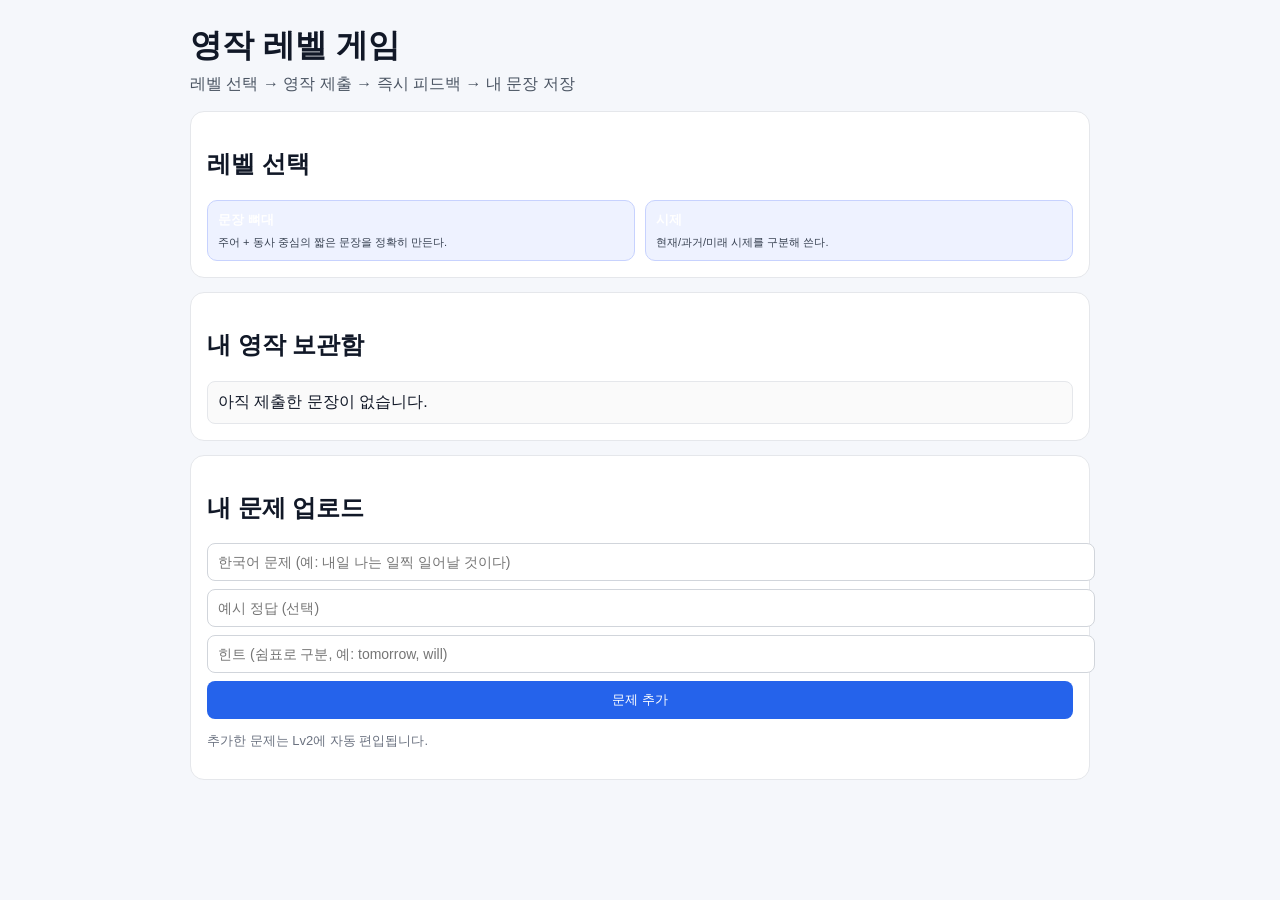
<file: english-writing-game/index.html>
<!doctype html>
<html lang="ko">
<head>
  <meta charset="UTF-8" />
  <meta name="viewport" content="width=device-width, initial-scale=1.0" />
  <title>영작 레벨 게임</title>
  <link rel="stylesheet" href="./styles.css" />
</head>
<body>
  <main class="container">
    <header>
      <h1>영작 레벨 게임</h1>
      <p class="sub">레벨 선택 → 영작 제출 → 즉시 피드백 → 내 문장 저장</p>
    </header>

    <section class="card">
      <h2>레벨 선택</h2>
      <div id="levelList" class="grid"></div>
    </section>

    <section id="missionSection" class="card hidden">
      <h2>미션</h2>
      <p id="missionPrompt" class="prompt"></p>
      <p id="missionHint" class="hint"></p>
      <textarea id="answerInput" rows="4" placeholder="영어 문장을 입력하세요"></textarea>
      <div class="row">
        <button id="submitBtn">제출</button>
        <button id="nextBtn" class="ghost">다음 문제</button>
      </div>
      <div id="resultBox" class="result hidden"></div>
    </section>

    <section class="card">
      <h2>내 영작 보관함</h2>
      <ul id="historyList" class="history"></ul>
    </section>

    <section class="card">
      <h2>내 문제 업로드</h2>
      <div class="row stack">
        <input id="customPrompt" placeholder="한국어 문제 (예: 내일 나는 일찍 일어날 것이다)" />
        <input id="customAnswer" placeholder="예시 정답 (선택)" />
        <input id="customHints" placeholder="힌트 (쉼표로 구분, 예: tomorrow, will)" />
        <button id="addCustomBtn">문제 추가</button>
      </div>
      <p class="hint">추가한 문제는 Lv2에 자동 편입됩니다.</p>
    </section>
  </main>

  <script type="module" src="./app.js"></script>
</body>
</html>
</file>
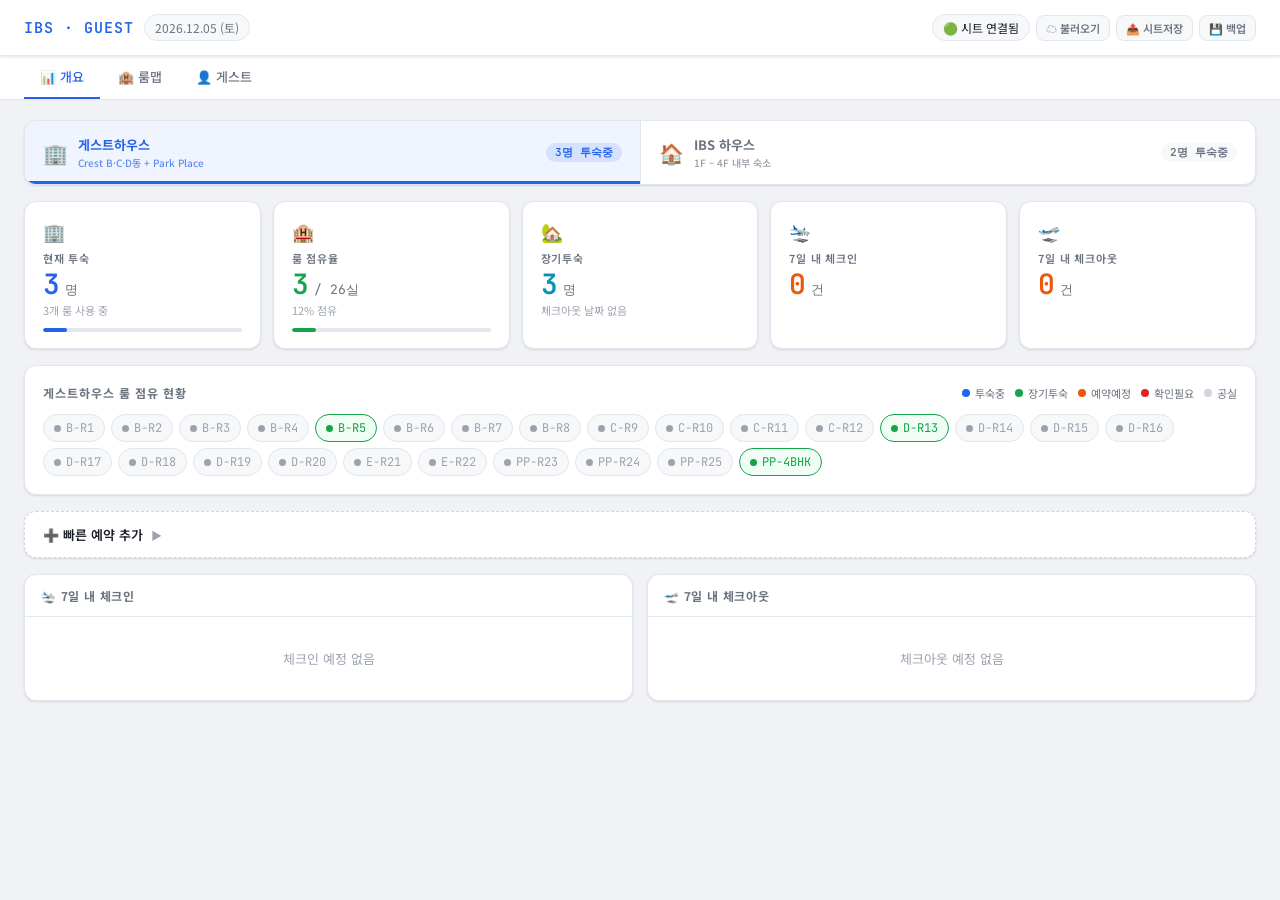
<file: IBS_Dashboard_v5.html>
<!DOCTYPE html>
<html lang="ko">
<head>
<meta charset="UTF-8">
<meta name="viewport" content="width=device-width, initial-scale=1.0">
<title>IBS 룸 대시보드</title>
<link href="https://fonts.googleapis.com/css2?family=Noto+Sans+KR:wght@300;400;500;700&family=JetBrains+Mono:wght@400;600&display=swap" rel="stylesheet">
<style>
:root{--bg:#f0f2f5;--surface:#fff;--surface2:#f7f8fa;--border:#e2e6ed;--border2:#d0d5df;--text:#1a1d27;--text2:#6b7280;--text3:#9ca3af;--accent:#2563eb;--accent-light:#eff4ff;--green:#16a34a;--green-light:#f0fdf4;--orange:#ea580c;--orange-light:#fff7ed;--red:#dc2626;--red-light:#fef2f2;--teal:#0891b2;--teal-light:#ecfeff;--yellow:#ca8a04;--yellow-light:#fefce8;--shadow:0 1px 3px rgba(0,0,0,.08),0 1px 2px rgba(0,0,0,.04);--shadow-md:0 4px 12px rgba(0,0,0,.1),0 2px 4px rgba(0,0,0,.05);--shadow-lg:0 12px 32px rgba(0,0,0,.15);--r:12px;--r-sm:8px}
*{box-sizing:border-box;margin:0;padding:0}
body{font-family:'Noto Sans KR',sans-serif;background:var(--bg);color:var(--text);min-height:100vh;font-size:14px;-webkit-text-size-adjust:100%}
.header{background:var(--surface);border-bottom:1px solid var(--border);padding:0 24px;display:flex;align-items:center;height:56px;position:sticky;top:0;z-index:200;box-shadow:var(--shadow);gap:10px;flex-wrap:wrap}
.header-logo{font-family:'JetBrains Mono',monospace;font-size:15px;font-weight:600;color:var(--accent);letter-spacing:1px}
.header-date{font-size:12px;color:var(--text2);background:var(--surface2);padding:4px 10px;border-radius:20px;border:1px solid var(--border)}
.header-actions{margin-left:auto;display:flex;gap:6px;align-items:center;flex-wrap:wrap}
.sync-badge{font-size:12px;padding:4px 10px;border-radius:20px;background:var(--surface2);border:1px solid var(--border)}
.nav{display:flex;gap:2px;padding:0 24px;background:var(--surface);border-bottom:1px solid var(--border);overflow-x:auto}
.nav-tab{padding:11px 16px;font-size:13px;font-weight:500;color:var(--text2);cursor:pointer;border-bottom:2px solid transparent;transition:all .15s;user-select:none;white-space:nowrap}
.nav-tab:hover{color:var(--text)}.nav-tab.active{color:var(--accent);border-bottom-color:var(--accent)}
.main{padding:20px 24px;max-width:1400px}
.panel{display:none}.panel.active{display:block}
.alert-banner{border-radius:var(--r-sm);padding:10px 14px;margin-bottom:10px;display:flex;align-items:center;gap:9px;font-size:13px}
.ab-warn{background:var(--yellow-light);border:1px solid #fde047}.ab-warn .ab-text,.ab-warn .ab-link{color:var(--yellow)}
.ab-out{background:var(--red-light);border:1px solid #fca5a5}.ab-out .ab-text,.ab-out .ab-link{color:var(--red)}
.ab-text{flex:1}.ab-link{font-size:12px;font-weight:600;cursor:pointer;text-decoration:underline}
.kpi-grid{display:grid;grid-template-columns:repeat(auto-fit,minmax(160px,1fr));gap:12px;margin-bottom:16px}
.kpi-card{background:var(--surface);border:1px solid var(--border);border-radius:var(--r);padding:16px 18px;box-shadow:var(--shadow)}
.kpi-icon{font-size:18px;margin-bottom:6px}.kpi-label{font-size:11px;color:var(--text2);font-weight:600;text-transform:uppercase;letter-spacing:.8px;margin-bottom:4px}
.kpi-main{display:flex;align-items:baseline;gap:5px;margin-bottom:3px}
.kpi-value{font-family:'JetBrains Mono',monospace;font-size:28px;font-weight:600;line-height:1}
.kpi-denom{font-size:13px;color:var(--text2);font-family:'JetBrains Mono',monospace}
.kpi-sub{font-size:11px;color:var(--text3)}
.kpi-bar{height:4px;background:var(--border);border-radius:2px;margin-top:10px;overflow:hidden}
.kpi-bar-fill{height:100%;border-radius:2px;transition:width .8s ease}
.kpi-blue .kpi-value{color:var(--accent)}.kpi-blue .kpi-bar-fill{background:var(--accent)}
.kpi-green .kpi-value{color:var(--green)}.kpi-green .kpi-bar-fill{background:var(--green)}
.kpi-orange .kpi-value{color:var(--orange)}.kpi-orange .kpi-bar-fill{background:var(--orange)}
.kpi-teal .kpi-value{color:var(--teal)}.kpi-teal .kpi-bar-fill{background:var(--teal)}
.kpi-yellow .kpi-value{color:var(--yellow)}.kpi-yellow .kpi-bar-fill{background:var(--yellow)}
.property-switcher{display:flex;background:var(--surface);border:1px solid var(--border);border-radius:var(--r);overflow:hidden;box-shadow:var(--shadow);margin-bottom:16px}
.prop-btn{flex:1;padding:14px 18px;border:none;background:transparent;cursor:pointer;font-family:'Noto Sans KR',sans-serif;font-size:14px;font-weight:500;color:var(--text2);transition:all .15s;display:flex;align-items:center;gap:10px;border-right:1px solid var(--border);position:relative}
.prop-btn:last-child{border-right:none}.prop-btn:hover{background:var(--surface2)}
.prop-btn.active{background:var(--accent-light);color:var(--accent)}.prop-btn.active-ibs{background:var(--teal-light);color:var(--teal)}
.prop-btn-icon{font-size:20px}.prop-btn-info{text-align:left;flex:1}.prop-btn-title{font-weight:700;font-size:13px}.prop-btn-sub{font-size:10px;margin-top:1px;opacity:.7}
.prop-btn-badge{font-family:'JetBrains Mono',monospace;font-size:11px;padding:2px 9px;border-radius:12px;font-weight:600}
.prop-btn.active .prop-btn-badge{background:rgba(37,99,235,.12);color:var(--accent)}.prop-btn.active-ibs .prop-btn-badge{background:rgba(8,145,178,.12);color:var(--teal)}
.prop-btn:not(.active):not(.active-ibs) .prop-btn-badge{background:var(--surface2);color:var(--text2)}
.prop-indicator{position:absolute;bottom:0;left:0;right:0;height:3px}.prop-btn.active .prop-indicator{background:var(--accent)}.prop-btn.active-ibs .prop-indicator{background:var(--teal)}
.occ-card{background:var(--surface);border:1px solid var(--border);border-radius:var(--r);padding:18px;box-shadow:var(--shadow);margin-bottom:16px}
.occ-card-header{display:flex;align-items:center;justify-content:space-between;margin-bottom:13px;flex-wrap:wrap;gap:8px}
.occ-card-title{font-size:12px;font-weight:700;color:var(--text2);text-transform:uppercase;letter-spacing:1px}
.legend{display:flex;gap:10px;flex-wrap:wrap;align-items:center}.legend-item{display:flex;align-items:center;gap:5px;font-size:11px;color:var(--text2)}.legend-dot{width:8px;height:8px;border-radius:50%}
.ld-occ{background:var(--accent)}.ld-up{background:var(--orange)}.ld-long{background:var(--green)}.ld-conf{background:var(--red)}.ld-empty{background:var(--border2)}
.occ-rooms{display:flex;flex-wrap:wrap;gap:6px}
.occ-chip{display:flex;align-items:center;gap:5px;padding:5px 10px;border-radius:20px;font-size:12px;font-family:'JetBrains Mono',monospace;border:1.5px solid var(--border);cursor:pointer;transition:all .15s;user-select:none}
.occ-chip:hover{transform:translateY(-1px);box-shadow:var(--shadow-md)}
.chip-occ{background:var(--accent-light);border-color:var(--accent);color:var(--accent)}.chip-up{background:var(--orange-light);border-color:var(--orange);color:var(--orange)}
.chip-long{background:var(--green-light);border-color:var(--green);color:var(--green)}.chip-conf{background:var(--red-light);border-color:var(--red);color:var(--red)}
.chip-empty{background:var(--surface2);color:var(--text3)}
.chip-urgent{background:var(--red-light);border-color:var(--red);color:var(--red);animation:chipPulse 1.8s infinite}
@keyframes chipPulse{0%,100%{opacity:1}50%{opacity:.65}}
.chip-dot{width:7px;height:7px;border-radius:50%}.dot-occ{background:var(--accent)}.dot-up{background:var(--orange)}.dot-long{background:var(--green)}.dot-conf{background:var(--red)}.dot-empty{background:var(--text3)}
.quick-add-card{background:var(--surface);border:1.5px dashed var(--border2);border-radius:var(--r);margin-bottom:16px;box-shadow:var(--shadow);overflow:hidden}
.quick-add-toggle{padding:13px 18px;display:flex;align-items:center;gap:8px;cursor:pointer;font-size:13px;font-weight:600;color:var(--text);user-select:none;transition:background .15s}
.quick-add-toggle:hover{background:var(--surface2)}
.qa-arrow{font-style:normal;font-size:11px;color:var(--text3);transition:transform .2s;display:inline-block}.qa-arrow.open{transform:rotate(90deg)}
.quick-add-body{display:none;padding:0 18px 16px}.quick-add-body.open{display:block}
.qa-grid{display:grid;grid-template-columns:1.2fr 1fr 1fr 1fr 1fr auto;gap:8px;align-items:end}
.two-col{display:grid;grid-template-columns:1fr 1fr;gap:14px}
.list-card{background:var(--surface);border:1px solid var(--border);border-radius:var(--r);overflow:hidden;box-shadow:var(--shadow)}
.list-card-header{padding:12px 16px;border-bottom:1px solid var(--border);font-size:12px;font-weight:700;text-transform:uppercase;letter-spacing:.8px;color:var(--text2)}
.list-item{padding:9px 14px;border-bottom:1px solid var(--border);display:flex;align-items:center;gap:8px;transition:background .1s;cursor:pointer}
.list-item:last-child{border-bottom:none}.list-item:hover{background:var(--surface2)}
.day-badge{font-family:'JetBrains Mono',monospace;font-size:11px;font-weight:600;padding:3px 8px;border-radius:6px;min-width:40px;text-align:center;flex-shrink:0}
.badge-in{background:var(--green-light);color:var(--green)}.badge-out{background:var(--orange-light);color:var(--orange)}.badge-today{background:var(--red-light);color:var(--red)}
.bldg-tag{font-size:10px;padding:2px 6px;border-radius:4px;font-weight:600;flex-shrink:0}.tag-gh{background:var(--accent-light);color:var(--accent)}.tag-ibs{background:var(--teal-light);color:var(--teal)}
.roommap-layout{display:grid;grid-template-columns:210px 1fr;gap:16px;align-items:start}
.bldg-selector{background:var(--surface);border:1px solid var(--border);border-radius:var(--r);overflow:hidden;box-shadow:var(--shadow)}
.bldg-selector-header{padding:11px 14px;background:var(--surface2);border-bottom:1px solid var(--border);font-size:11px;font-weight:700;text-transform:uppercase;letter-spacing:1px;color:var(--text2)}
.bldg-group-label{padding:7px 14px 4px;font-size:10px;font-weight:700;text-transform:uppercase;letter-spacing:1px;color:var(--text3);background:var(--surface2);border-bottom:1px solid var(--border)}
.bldg-btn{width:100%;padding:11px 14px;display:flex;align-items:center;gap:9px;border:none;background:transparent;cursor:pointer;border-bottom:1px solid var(--border);font-family:'Noto Sans KR',sans-serif;font-size:13px;color:var(--text);text-align:left;transition:all .15s}
.bldg-btn:last-child{border-bottom:none}.bldg-btn:hover{background:var(--surface2)}
.bldg-btn.active-gh{background:var(--accent-light);color:var(--accent)}.bldg-btn.active-ibs-btn{background:var(--teal-light);color:var(--teal)}
.bldg-icon{font-size:16px}.bldg-info{flex:1}.bldg-name{font-weight:600;font-size:13px}.bldg-detail{font-size:10px;color:var(--text3);margin-top:1px}
.bldg-count{font-family:'JetBrains Mono',monospace;font-size:11px;padding:2px 7px;border-radius:10px;background:var(--surface2);color:var(--text2)}
.bldg-btn.active-gh .bldg-count{background:rgba(37,99,235,.12);color:var(--accent)}.bldg-btn.active-ibs-btn .bldg-count{background:rgba(8,145,178,.12);color:var(--teal)}
.room-panel{background:var(--surface);border:1px solid var(--border);border-radius:var(--r);box-shadow:var(--shadow);overflow:hidden}
.room-panel-header{padding:14px 18px;border-bottom:1px solid var(--border);background:var(--surface2);display:flex;align-items:flex-start;justify-content:space-between;gap:12px;flex-wrap:wrap}
.room-panel-title{font-size:14px;font-weight:700}.room-panel-sub{font-size:12px;color:var(--text2);margin-top:2px}
.rooms-grid{padding:16px;display:grid;grid-template-columns:repeat(auto-fill,minmax(130px,1fr));gap:9px}
.room-card{border:1.5px solid var(--border);border-radius:10px;padding:12px;cursor:pointer;transition:all .15s;position:relative;background:var(--surface);min-height:88px;display:flex;flex-direction:column}
.room-card:hover{transform:translateY(-2px);box-shadow:var(--shadow-md)}
.rc-occ{border-color:var(--accent);background:var(--accent-light)}.rc-up{border-color:var(--orange);background:var(--orange-light)}
.rc-long{border-color:var(--green);background:var(--green-light)}.rc-conf{border-color:var(--red);background:var(--red-light)}
.rc-empty{border-color:var(--border2);background:var(--surface2)}
.rc-urgent{border-color:var(--red)!important;border-width:2.5px!important;animation:roomPulse 2s infinite}
@keyframes roomPulse{0%,100%{box-shadow:0 0 0 0 rgba(220,38,38,.3)}50%{box-shadow:0 0 0 5px rgba(220,38,38,.08)}}
.room-number{font-family:'JetBrains Mono',monospace;font-size:12px;font-weight:600;margin-bottom:5px}
.rc-occ .room-number{color:var(--accent)}.rc-up .room-number{color:var(--orange)}.rc-long .room-number{color:var(--green)}.rc-conf .room-number{color:var(--red)}.rc-empty .room-number{color:var(--text3)}
.room-guest{font-size:12px;font-weight:600;color:var(--text);line-height:1.3}.room-company{font-size:10px;color:var(--text2);margin-top:2px;overflow:hidden;text-overflow:ellipsis;white-space:nowrap}
.room-dates{font-size:10px;color:var(--text3);margin-top:3px;font-family:'JetBrains Mono',monospace}
.room-nights{font-size:10px;font-weight:600;margin-top:2px}.rc-occ .room-nights{color:var(--accent)}.rc-up .room-nights{color:var(--orange)}.rc-long .room-nights{color:var(--green)}
.room-next{font-size:11px;font-weight:600;color:var(--orange);margin-top:5px;padding:4px 6px;background:rgba(234,88,12,.07);border-radius:4px}
.room-long-badge{display:inline-block;font-size:9px;font-weight:700;background:var(--green);color:#fff;padding:1px 6px;border-radius:4px;margin-top:3px}
.room-empty-label{font-size:12px;color:var(--text3);margin-top:auto;padding-top:6px}
.edit-btn-small{position:absolute;top:6px;right:6px;background:rgba(255,255,255,.95);border:1px solid var(--border);border-radius:5px;cursor:pointer;font-size:12px;opacity:0;transition:opacity .15s;padding:2px 5px;line-height:1}
.room-card:hover .edit-btn-small{opacity:1}
.modal-overlay{display:none;position:fixed;inset:0;background:rgba(0,0,0,.4);z-index:500;align-items:center;justify-content:center;padding:20px;overflow-y:auto}
.modal-overlay.open{display:flex}
.modal{background:var(--surface);border-radius:16px;width:100%;max-width:540px;box-shadow:var(--shadow-lg);display:flex;flex-direction:column;max-height:92vh;animation:mIn .2s ease;margin:auto}
@keyframes mIn{from{opacity:0;transform:translateY(6px) scale(.98)}to{opacity:1;transform:none}}
.modal-header{padding:16px 20px 12px;border-bottom:1px solid var(--border);display:flex;align-items:flex-start;justify-content:space-between;flex-shrink:0}
.modal-title{font-size:15px;font-weight:700}
.modal-room-tag{font-family:'JetBrains Mono',monospace;font-size:12px;padding:3px 9px;border-radius:6px;margin-top:4px;display:inline-block}
.tag-room-gh{background:var(--accent-light);color:var(--accent)}.tag-room-ibs{background:var(--teal-light);color:var(--teal)}
.modal-close{background:none;border:none;font-size:20px;cursor:pointer;color:var(--text2);padding:4px;line-height:1;flex-shrink:0}.modal-close:hover{color:var(--text)}
.modal-body{padding:16px 20px;overflow-y:auto;flex:1}.modal-footer{padding:12px 20px;border-top:1px solid var(--border);display:flex;gap:8px;justify-content:flex-end;flex-shrink:0}
.booking-entry{background:var(--surface2);border:1px solid var(--border);border-radius:8px;padding:10px 12px;margin-bottom:8px}
.booking-entry-header{display:flex;align-items:flex-start;gap:8px}.booking-entry-main{flex:1}.booking-entry-name{font-weight:600;font-size:13px}.booking-entry-meta{font-size:11px;color:var(--text2);margin-top:2px}
.booking-entry-status{padding:2px 8px;border-radius:10px;font-size:10px;font-weight:600;flex-shrink:0;margin-top:1px}
.st-active{background:var(--accent-light);color:var(--accent)}.st-long{background:var(--green-light);color:var(--green)}.st-upcoming{background:var(--orange-light);color:var(--orange)}.st-past{background:var(--surface2);color:var(--text3);border:1px solid var(--border)}
.booking-entry-actions{display:flex;gap:6px;margin-top:8px}.booking-edit-form{margin-top:10px;padding-top:10px;border-top:1px solid var(--border);display:none}.booking-edit-form.open{display:block}
.form-row{margin-bottom:12px}.form-label{display:block;font-size:11px;font-weight:600;color:var(--text2);text-transform:uppercase;letter-spacing:.5px;margin-bottom:5px}
.form-input,.form-select{width:100%;padding:9px 12px;border:1.5px solid var(--border);border-radius:var(--r-sm);font-size:13px;font-family:'Noto Sans KR',sans-serif;background:var(--surface);color:var(--text);outline:none;transition:border-color .15s}
.form-input:focus,.form-select:focus{border-color:var(--accent)}
.form-input.error{border-color:var(--red)!important;background:var(--red-light)}.form-hint{font-size:11px;color:var(--red);margin-top:3px;display:none}.form-hint.show{display:block}
.overlap-warn{background:var(--red-light);border:1px solid #fca5a5;border-radius:var(--r-sm);padding:8px 12px;font-size:12px;color:var(--red);margin-bottom:10px;display:none}.overlap-warn.show{display:block}
.date-row{display:grid;grid-template-columns:1fr 1fr;gap:10px}.section-divider{font-size:12px;font-weight:700;color:var(--text);margin:12px 0 10px;padding-bottom:7px;border-bottom:1px solid var(--border);display:flex;align-items:center;gap:6px}
.longterm-row{display:flex;align-items:center;gap:10px;margin-bottom:11px;padding:9px 12px;background:var(--green-light);border:1.5px solid var(--green);border-radius:var(--r-sm)}
.longterm-row label{font-size:13px;color:var(--green);font-weight:600;cursor:pointer;flex:1}
.toggle{position:relative;flex:1;height:28px;min-width:60px}.toggle input{opacity:0;position:absolute;width:100%;height:100%;margin:0;cursor:pointer;z-index:2}
.toggle-slider{position:absolute;inset:0;background:var(--border2);border-radius:14px;cursor:pointer;transition:.3s}
.toggle-slider:before{content:'';position:absolute;height:22px;width:22px;left:3px;top:3px;background:#fff;border-radius:50%;transition:.3s;box-shadow:0 1px 3px rgba(0,0,0,.2)}
.toggle input:checked+.toggle-slider{background:var(--green)}.toggle input:checked+.toggle-slider:before{left:calc(100% - 25px)}
.btn{padding:8px 16px;border-radius:var(--r-sm);font-size:13px;font-weight:600;cursor:pointer;border:none;font-family:'Noto Sans KR',sans-serif;transition:all .15s;display:inline-flex;align-items:center;gap:5px}
.btn:disabled{opacity:.5;cursor:not-allowed}
.btn-primary{background:var(--accent);color:#fff}.btn-primary:hover:not(:disabled){background:#1d4ed8}
.btn-ghost{background:var(--surface2);color:var(--text2);border:1px solid var(--border)}.btn-ghost:hover:not(:disabled){background:var(--border);color:var(--text)}
.btn-danger{background:transparent;color:var(--red);border:1px solid rgba(220,38,38,.3)}.btn-danger:hover:not(:disabled){background:var(--red);color:#fff;border-color:var(--red)}
.btn-sm{padding:4px 9px;font-size:11px}
.btn-loading{position:relative;color:transparent!important;pointer-events:none}
.btn-loading::after{content:'';position:absolute;width:13px;height:13px;border:2px solid rgba(255,255,255,.4);border-top-color:#fff;border-radius:50%;animation:spin .6s linear infinite;left:50%;top:50%;transform:translate(-50%,-50%)}
@keyframes spin{to{transform:translate(-50%,-50%) rotate(360deg)}}
.search-wrap{position:relative;margin-bottom:11px}.search-wrap input{width:100%;padding:10px 16px 10px 36px;border:1.5px solid var(--border);border-radius:var(--r-sm);font-size:16px;background:var(--surface);color:var(--text);outline:none;font-family:'Noto Sans KR',sans-serif}
.search-wrap input:focus{border-color:var(--accent)}.search-icon{position:absolute;left:11px;top:50%;transform:translateY(-50%);color:var(--text3);font-size:14px}
.filter-chips{display:flex;gap:5px;flex-wrap:wrap;margin-bottom:11px}
.fchip{padding:5px 12px;border-radius:20px;font-size:12px;cursor:pointer;border:1.5px solid var(--border);color:var(--text2);background:var(--surface);transition:all .15s}
.fchip:hover{border-color:var(--accent);color:var(--accent)}.fchip.on{background:var(--accent);border-color:var(--accent);color:#fff}
.sort-th{display:flex;align-items:center;gap:3px;cursor:pointer;user-select:none;white-space:nowrap}.sort-th:hover{color:var(--accent)}.sort-arr{font-size:10px;color:var(--text3)}.sort-arr.active{color:var(--accent)}
.table-wrap{background:var(--surface);border:1px solid var(--border);border-radius:var(--r);box-shadow:var(--shadow);overflow:hidden}
table{width:100%;border-collapse:collapse}
thead th{padding:9px 12px;background:var(--surface2);text-align:left;font-size:11px;text-transform:uppercase;letter-spacing:.7px;color:var(--text2);font-weight:700;border-bottom:1px solid var(--border)}
tbody td{padding:9px 12px;border-bottom:1px solid var(--border);color:var(--text);font-size:13px;vertical-align:middle}
tbody tr:last-child td{border-bottom:none}tbody tr:hover td{background:var(--surface2)}
.mono{font-family:'JetBrains Mono',monospace;font-size:11px}
.status-pill{padding:3px 8px;border-radius:10px;font-size:11px;font-weight:600}
.sp-active{background:var(--accent-light);color:var(--accent)}.sp-long{background:var(--green-light);color:var(--green)}.sp-upcoming{background:var(--orange-light);color:var(--orange)}.sp-past{background:var(--surface2);color:var(--text3);border:1px solid var(--border)}.sp-confirm{background:var(--red-light);color:var(--red)}
.confirm-overlay{display:none;position:fixed;inset:0;background:rgba(0,0,0,.5);z-index:600;align-items:center;justify-content:center;padding:20px}
.confirm-overlay.open{display:flex}
.confirm-box{background:var(--surface);border-radius:16px;padding:26px 24px 20px;max-width:340px;width:100%;box-shadow:var(--shadow-lg);animation:mIn .2s ease;text-align:center}
.confirm-icon{font-size:32px;margin-bottom:10px}.confirm-title{font-size:16px;font-weight:700;margin-bottom:6px}.confirm-msg{font-size:13px;color:var(--text2);line-height:1.6;margin-bottom:20px;white-space:pre-line}.confirm-actions{display:flex;gap:8px;justify-content:center}
#toastContainer{position:fixed;bottom:24px;left:50%;transform:translateX(-50%);z-index:9999;display:flex;flex-direction:column;gap:8px;align-items:center;pointer-events:none}
.toast-item{background:#1a1d27;color:#fff;padding:11px 18px;border-radius:10px;font-size:13px;box-shadow:0 4px 16px rgba(0,0,0,.25);display:flex;align-items:center;gap:10px;pointer-events:all;animation:toastIn .25s ease;font-family:'Noto Sans KR',sans-serif;max-width:400px;transition:opacity .3s}
@keyframes toastIn{from{opacity:0;transform:translateY(8px)}to{opacity:1;transform:none}}
.toast-undo{font-size:12px;font-weight:700;color:#60a5fa;cursor:pointer;text-decoration:underline;background:none;border:none;font-family:inherit;white-space:nowrap}
::-webkit-scrollbar{width:5px;height:5px}::-webkit-scrollbar-track{background:transparent}::-webkit-scrollbar-thumb{background:var(--border2);border-radius:3px}
.empty{text-align:center;padding:32px;color:var(--text3);font-size:13px}
#importFile{display:none}
@media(max-width:768px){
  .header{padding:0 12px;height:auto;min-height:50px;padding-top:7px;padding-bottom:7px}.header-actions{margin-left:0;width:100%;padding-bottom:3px}.header-actions .btn{font-size:11px;padding:5px 8px}.sync-badge{font-size:11px;padding:3px 8px}
  .nav{padding:0 6px}.nav-tab{padding:9px 11px;font-size:12px}.main{padding:12px 10px}
  .property-switcher{flex-direction:column}.prop-btn{border-right:none;border-bottom:1px solid var(--border)}.prop-btn:last-child{border-bottom:none}
  .kpi-grid{grid-template-columns:1fr 1fr;gap:8px;margin-bottom:12px}.kpi-value{font-size:24px}
  .two-col{grid-template-columns:1fr}.qa-grid{grid-template-columns:1fr 1fr!important}
  .roommap-layout{grid-template-columns:1fr}.rooms-grid{grid-template-columns:repeat(auto-fill,minmax(105px,1fr))!important;gap:7px;padding:11px}.room-card{min-height:76px;padding:9px}
  .modal{max-height:95vh;border-radius:12px 12px 0 0}.modal-overlay{align-items:flex-end;padding:0}
  .form-input,.form-select,.search-wrap input{font-size:16px!important}.table-wrap{overflow-x:auto;-webkit-overflow-scrolling:touch}table{min-width:680px}
}
@media(max-width:480px){.qa-grid{grid-template-columns:1fr!important}.rooms-grid{grid-template-columns:repeat(3,1fr)!important}.prop-btn-sub{display:none}}
</style>
</head>
<body>
<div class="header">
  <div class="header-logo">IBS · GUEST</div>
  <div class="header-date" id="headerDate"></div>
  <div class="header-actions">
    <span class="sync-badge">🟢 시트 연결됨</span>
    <button class="btn btn-ghost btn-sm" id="btnLoad" onclick="loadFromSheet()">☁️ 불러오기</button>
    <button class="btn btn-ghost btn-sm" id="btnSync" onclick="syncBulk()">📤 시트저장</button>
    <button class="btn btn-ghost btn-sm" onclick="exportData()">💾 백업</button>
    <input type="file" id="importFile" accept=".json" onchange="importData(event)">
  </div>
</div>
<div class="nav">
  <div class="nav-tab active" onclick="goTab('overview')">📊 개요</div>
  <div class="nav-tab" onclick="goTab('roommap')">🏨 룸맵</div>
  <div class="nav-tab" onclick="goTab('guests')">👤 게스트</div>
</div>
<div class="main">
  <div id="tab-overview" class="panel active">
    <div class="property-switcher">
      <button class="prop-btn active" id="propBtnGH" onclick="setProp('gh')"><div class="prop-indicator"></div><div class="prop-btn-icon">🏢</div><div class="prop-btn-info"><div class="prop-btn-title">게스트하우스</div><div class="prop-btn-sub">Crest B·C·D동 + Park Place</div></div><span class="prop-btn-badge" id="propBadgeGH">-</span></button>
      <button class="prop-btn" id="propBtnIBS" onclick="setProp('ibs')"><div class="prop-indicator"></div><div class="prop-btn-icon">🏠</div><div class="prop-btn-info"><div class="prop-btn-title">IBS 하우스</div><div class="prop-btn-sub">1F – 4F 내부 숙소</div></div><span class="prop-btn-badge" id="propBadgeIBS">-</span></button>
    </div>
    <div id="alertBanners"></div>
    <div class="kpi-grid" id="kpiGrid"></div>
    <div class="occ-card">
      <div class="occ-card-header"><div class="occ-card-title" id="occTitle">전체 룸 점유 현황</div><div class="legend"><div class="legend-item"><div class="legend-dot ld-occ"></div>투숙중</div><div class="legend-item"><div class="legend-dot ld-long"></div>장기투숙</div><div class="legend-item"><div class="legend-dot ld-up"></div>예약예정</div><div class="legend-item"><div class="legend-dot ld-conf"></div>확인필요</div><div class="legend-item"><div class="legend-dot ld-empty"></div>공실</div></div></div>
      <div class="occ-rooms" id="occRooms"></div>
    </div>
    <div class="quick-add-card">
      <div class="quick-add-toggle" onclick="toggleQuickAdd()"><span>➕ 빠른 예약 추가</span><i class="qa-arrow" id="qaArrow">▶</i></div>
      <div class="quick-add-body" id="qaBody">
        <div class="qa-grid">
          <div><div class="form-label">빌딩/룸</div><select class="form-select" id="qaRoom"></select></div>
          <div><div class="form-label">이름</div><input class="form-input" type="text" id="qaName" placeholder="투숙자 이름"></div>
          <div><div class="form-label">회사</div><input class="form-input" type="text" id="qaCompany" placeholder="회사명"></div>
          <div><div class="form-label">체크인</div><input class="form-input" type="date" id="qaCheckIn"></div>
          <div><div class="form-label">체크아웃</div><input class="form-input" type="date" id="qaCheckOut"></div>
          <div><div class="form-label">&nbsp;</div><button class="btn btn-primary" style="width:100%;justify-content:center" onclick="quickAdd()">저장</button></div>
        </div>
      </div>
    </div>
    <div class="two-col">
      <div class="list-card"><div class="list-card-header">🛬 7일 내 체크인</div><div id="listCheckin"></div></div>
      <div class="list-card"><div class="list-card-header">🛫 7일 내 체크아웃</div><div id="listCheckout"></div></div>
    </div>
  </div>
  <div id="tab-roommap" class="panel">
    <div class="roommap-layout">
      <div><div class="bldg-selector"><div class="bldg-selector-header">빌딩 선택</div><div id="bldgList"></div></div></div>
      <div><div class="room-panel">
        <div class="room-panel-header">
          <div><div class="room-panel-title" id="roomPanelTitle">빌딩을 선택하세요</div><div class="room-panel-sub" id="roomPanelSub"></div></div>
          <div class="legend"><div class="legend-item"><div class="legend-dot ld-occ"></div>투숙중</div><div class="legend-item"><div class="legend-dot ld-long"></div>장기투숙</div><div class="legend-item"><div class="legend-dot ld-up"></div>예약예정</div><div class="legend-item"><div class="legend-dot ld-conf"></div>확인필요</div><div class="legend-item"><div class="legend-dot ld-empty"></div>공실</div></div>
        </div>
        <div class="rooms-grid" id="roomsGrid"><div class="empty" style="grid-column:1/-1">← 빌딩을 선택하세요</div></div>
      </div></div>
    </div>
  </div>
  <div id="tab-guests" class="panel">
    <div style="display:flex;gap:9px;align-items:flex-start;flex-wrap:wrap;margin-bottom:11px">
      <div class="search-wrap" style="flex:1;min-width:180px;margin-bottom:0"><span class="search-icon">🔍</span><input type="text" id="guestSearch" placeholder="이름, 회사, 룸번호 검색..." oninput="renderGuests()"></div>
      <button class="btn btn-primary btn-sm" onclick="openModal('B','R1')">➕ 예약 추가</button>
    </div>
    <div class="filter-chips">
      <div class="fchip on" onclick="setGF('all',this)">전체</div><div class="fchip" onclick="setGF('active',this)">투숙중</div><div class="fchip" onclick="setGF('longterm',this)">장기투숙</div><div class="fchip" onclick="setGF('upcoming',this)">예약예정</div><div class="fchip" onclick="setGF('past',this)">퇴실</div><div class="fchip" onclick="setGF('confirm',this)">⚠ 확인필요</div><div class="fchip" onclick="setGF('GH',this)">게스트하우스</div><div class="fchip" onclick="setGF('IBS',this)">IBS</div>
    </div>
    <div class="table-wrap"><table>
      <thead><tr><th>구분</th><th><div class="sort-th" onclick="setSort('room')">룸<span class="sort-arr" id="sa-room"></span></div></th><th><div class="sort-th" onclick="setSort('name')">이름<span class="sort-arr" id="sa-name"></span></div></th><th>회사</th><th><div class="sort-th" onclick="setSort('check_in')">체크인<span class="sort-arr active" id="sa-check_in">↑</span></div></th><th><div class="sort-th" onclick="setSort('check_out')">체크아웃<span class="sort-arr" id="sa-check_out"></span></div></th><th>결제</th><th>체류</th><th>상태</th><th>수정</th></tr></thead>
      <tbody id="guestTbody"></tbody>
    </table></div>
  </div>
</div>
<div class="modal-overlay" id="modalOverlay" onclick="closeModalOutside(event)">
  <div class="modal">
    <div class="modal-header"><div><div class="modal-title" id="modalTitle"></div><div class="modal-room-tag" id="modalRoomTag"></div></div><button class="modal-close" onclick="closeModal()">✕</button></div>
    <div class="modal-body">
      <div id="modalBookings"></div>
      <div class="section-divider">➕ 새 예약 추가</div>
      <div class="overlap-warn" id="overlapWarn">⚠ 이 기간에 겹치는 예약이 있어요!</div>
      <div class="longterm-row"><label for="ltToggle">🏡 장기투숙 (체크아웃 날짜 없음)</label><label class="toggle"><input type="checkbox" id="ltToggle" onchange="toggleLongterm()"><span class="toggle-slider"></span></label></div>
      <div class="date-row form-row">
        <div><div class="form-label">체크인 *</div><input class="form-input" type="date" id="inCheckIn" oninput="validateDates()"><div class="form-hint" id="hintCI">체크인 날짜를 입력하세요</div></div>
        <div id="coWrap"><div class="form-label">체크아웃</div><input class="form-input" type="date" id="inCheckOut" oninput="validateDates()"><div class="form-hint" id="hintCO">체크아웃이 체크인보다 앞설 수 없어요</div></div>
      </div>
      <div class="form-row"><div class="form-label">이름 *</div><input class="form-input" type="text" id="inName" placeholder="투숙자 이름"></div>
      <div class="form-row"><div class="form-label">룸 변경</div><select class="form-select" id="inRoom"></select></div>
      <div class="form-row"><div class="form-label">회사</div><input class="form-input" type="text" id="inCompany" placeholder="회사명"></div>
      <div class="form-row">
        <div class="form-label">결제 방식</div>
        <select class="form-select" id="inPaymentSelect" onchange="syncPay()" style="margin-bottom:6px"><option value="">선택 또는 직접 입력 ↓</option><option value="카드">카드</option><option value="현금">현금</option><option value="회사청구">회사청구</option><option value="내부">내부</option><option value="미정">미정</option></select>
        <input class="form-input" type="text" id="inPayment" placeholder="직접 입력 가능">
      </div>
      <div class="form-row"><div class="form-label">비고</div><input class="form-input" type="text" id="inRemark" placeholder="메모 (선택)"></div>
    </div>
    <div class="modal-footer"><button class="btn btn-ghost" onclick="closeModal()">닫기</button><button class="btn btn-primary" onclick="saveBooking()">✓ 저장</button></div>
  </div>
</div>
<div class="confirm-overlay" id="confirmOverlay">
  <div class="confirm-box"><div class="confirm-icon" id="confirmIcon">🗑</div><div class="confirm-title" id="confirmTitle"></div><div class="confirm-msg" id="confirmMsg"></div><div class="confirm-actions"><button class="btn btn-ghost" onclick="resolveConfirm(false)">취소</button><button class="btn btn-danger" id="confirmOkBtn" onclick="resolveConfirm(true)">확인</button></div></div>
</div>
<div id="toastContainer"></div>
<script>
const TODAY=new Date();TODAY.setHours(0,0,0,0);
const TODAYSTR=TODAY.toISOString().slice(0,10);
const SCRIPT_URL='https://script.google.com/macros/s/AKfycbxXO46NC-dfYETBE3ZwIcebDFy-2AmqJhUnZxh0GudxuJJ6K__V-2YEYskPTJpIYVcZ4w/exec';
const BUILDINGS=[
  {id:'B',name:'B동 크레스트',addr:'Crest B214 아조이',icon:'🏢',group:'gh',rooms:['R1','R2','R3','R4','R5','R6','R7','R8']},
  {id:'C',name:'C동 크레스트',addr:'Crest C264 아구',icon:'🏢',group:'gh',rooms:['R9','R10','R11','R12']},
  {id:'D',name:'D동 크레스트',addr:'Crest D162 추이 / D242 아치',icon:'🏢',group:'gh',rooms:['R13','R14','R15','R16','R17','R18','R19','R20']},
  {id:'E',name:'E동 크레스트',addr:'Crest E012 수이수이',icon:'🏢',group:'gh',rooms:['R21','R22']},
  {id:'PP',name:'Park Place',addr:'PP-K304 / PP-M054',icon:'🏙️',group:'gh',rooms:['R23','R24','R25','4BHK']},
  {id:'IBS',name:'IBS 하우스',addr:'1F–4F 내부 숙소',icon:'🏠',group:'ibs',rooms:['1F-R1','1F-R2','1F-R3','1F-R4','2F-R1','2F-R2','2F-R3','2F-R4','3F-R5','3F-R6','3F-R7','3F-R8','4F-R9','4F-R10','4F-R11','4F-R12']},
];
const DEFAULT_DATA=[
  {id:'gh1',group:'gh',bldgId:'B',room:'R3',check_in:'2026-04-06',check_out:'2026-04-08',longterm:false,company:'현대오토에버',name:'정양호',payment:'메가 $95'},
  {id:'gh2',group:'gh',bldgId:'B',room:'R3',check_in:'2026-04-08',check_out:'2026-04-18',longterm:false,company:'파로스에스엔씨',name:'차혁준',payment:'메가 $95'},
  {id:'gh3',group:'gh',bldgId:'B',room:'R4',check_in:'2026-04-06',check_out:'2026-04-08',longterm:false,company:'현대오토에버',name:'이도관',payment:'비담 $95'},
  {id:'gh4',group:'gh',bldgId:'B',room:'R5',check_in:'2026-03-16',check_out:'',longterm:true,company:'SK',name:'김명회',payment:'회사청구 월정액'},
  {id:'gh5',group:'gh',bldgId:'B',room:'R5',check_in:'2026-04-12',check_out:'2026-04-17',longterm:false,company:'파로스에스엔씨',name:'허은석',payment:'메가 $95'},
  {id:'gh6',group:'gh',bldgId:'B',room:'R5',check_in:'2026-04-21',check_out:'2026-04-24',longterm:false,company:'크리스피드',name:'은희영',payment:'비담 $95'},
  {id:'gh7',group:'gh',bldgId:'B',room:'R6',check_in:'2026-03-18',check_out:'2026-04-20',longterm:false,company:'마카롱',name:'정다래',payment:'회사청구 $100+Tax'},
  {id:'gh8',group:'gh',bldgId:'B',room:'R6',check_in:'2026-04-21',check_out:'2026-04-23',longterm:false,company:'오토에버',name:'김선일',payment:'비담 $95'},
  {id:'gh9',group:'gh',bldgId:'B',room:'R7',check_in:'2026-03-18',check_out:'2026-03-23',longterm:false,company:'효성',name:'김형준님',payment:'카드결제'},
  {id:'gh10',group:'gh',bldgId:'B',room:'R7',check_in:'2026-03-23',check_out:'2026-03-27',longterm:false,company:'기아',name:'신아진',payment:'메가 $95'},
  {id:'gh11',group:'gh',bldgId:'B',room:'R7',check_in:'2026-03-27',check_out:'2026-03-30',longterm:false,company:'효성',name:'김형준님',payment:'카드결제'},
  {id:'gh12',group:'gh',bldgId:'B',room:'R7',check_in:'2026-04-01',check_out:'2026-04-03',longterm:false,company:'효성',name:'김형준님',payment:'카드결제'},
  {id:'gh13',group:'gh',bldgId:'B',room:'R7',check_in:'2026-04-08',check_out:'2026-04-17',longterm:false,company:'현대오토에버',name:'한만형',payment:'메가 $95'},
  {id:'gh14',group:'gh',bldgId:'B',room:'R7',check_in:'2026-04-21',check_out:'2026-04-23',longterm:false,company:'크리스피트',name:'이규상',payment:'비담 $95'},
  {id:'gh15',group:'gh',bldgId:'B',room:'R8',check_in:'2026-03-23',check_out:'2026-03-27',longterm:false,company:'기아',name:'이병현',payment:'메가 $95'},
  {id:'gh16',group:'gh',bldgId:'B',room:'R8',check_in:'2026-03-27',check_out:'2026-04-02',longterm:false,company:'마카롱',name:'김일권',payment:'회사청구 $100+Tax'},
  {id:'gh17',group:'gh',bldgId:'C',room:'R9',check_in:'2026-03-05',check_out:'2026-03-23',longterm:false,company:'마카롱',name:'정우민님',payment:'회사청구 월정액'},
  {id:'gh18',group:'gh',bldgId:'C',room:'R10',check_in:'2026-03-13',check_out:'2026-04-01',longterm:false,company:'하나은행',name:'정석민',payment:'현금'},
  {id:'gh19',group:'gh',bldgId:'C',room:'R11',check_in:'2026-01-18',check_out:'2026-05-30',longterm:false,company:'LX 판토스',name:'최윤성님',payment:'회사청구 월정액'},
  {id:'gh20',group:'gh',bldgId:'C',room:'R12',check_in:'2026-03-16',check_out:'2026-03-26',longterm:false,company:'마카롱',name:'전효봉',payment:'회사청구 $100+Tax'},
  {id:'gh21',group:'gh',bldgId:'C',room:'R12',check_in:'2026-03-26',check_out:'2026-04-02',longterm:false,company:'마카롱',name:'정윤식',payment:'회사청구 $100+Tax'},
  {id:'gh22',group:'gh',bldgId:'C',room:'R12',check_in:'2026-04-08',check_out:'2026-04-18',longterm:false,company:'파로스에스엔씨',name:'김주일',payment:'메가 $95'},
  {id:'gh23',group:'gh',bldgId:'D',room:'R13',check_in:'2025-08-31',check_out:'',longterm:true,company:'CJ',name:'김건우',payment:'회사청구 월정액'},
  {id:'gh24',group:'gh',bldgId:'D',room:'R14',check_in:'2026-02-19',check_out:'2026-05-10',longterm:false,company:'기업은행',name:'김옥주',payment:'회사청구 월정액'},
  {id:'gh25',group:'gh',bldgId:'D',room:'R15',check_in:'2026-03-16',check_out:'2026-03-26',longterm:false,company:'마카롱',name:'최준혁',payment:'회사청구 $100+Tax'},
  {id:'gh26',group:'gh',bldgId:'D',room:'R16',check_in:'2026-03-09',check_out:'2026-03-22',longterm:false,company:'현대',name:'조승모님',payment:'메가 $95'},
  {id:'gh27',group:'gh',bldgId:'D',room:'R16',check_in:'2026-03-23',check_out:'2026-04-09',longterm:false,company:'기아',name:'Clayton Massey',payment:'메가 $95'},
  {id:'gh28',group:'gh',bldgId:'D',room:'R16',check_in:'2026-04-13',check_out:'2026-04-16',longterm:false,company:'오토에버 협력사',name:'손정수',payment:'비담 $95'},
  {id:'gh29',group:'gh',bldgId:'D',room:'R16',check_in:'2026-04-21',check_out:'2026-04-24',longterm:false,company:'현대',name:'김형일',payment:'메가 $95'},
  {id:'gh30',group:'gh',bldgId:'D',room:'R17',check_in:'2026-03-06',check_out:'2026-03-28',longterm:false,company:'현대',name:'박종선',payment:'메가 $95'},
  {id:'gh31',group:'gh',bldgId:'D',room:'R17',check_in:'2026-04-06',check_out:'2026-04-08',longterm:false,company:'현대오토에버',name:'박부진',payment:'메가 $95'},
  {id:'gh32',group:'gh',bldgId:'D',room:'R18',check_in:'2026-03-06',check_out:'2026-03-28',longterm:false,company:'현대',name:'이상민',payment:'메가 $95'},
  {id:'gh33',group:'gh',bldgId:'D',room:'R19',check_in:'2026-03-18',check_out:'2026-04-20',longterm:false,company:'마카롱',name:'정지윤',payment:'회사청구 $100+Tax'},
  {id:'gh34',group:'gh',bldgId:'D',room:'R20',check_in:'2026-03-06',check_out:'2026-03-28',longterm:false,company:'현대',name:'이종훈',payment:'메가 $95'},
  {id:'gh35',group:'gh',bldgId:'E',room:'R22',check_in:'2026-02-12',check_out:'2026-04-11',longterm:false,company:'대사관 공사님',name:'(공사님)',payment:'미정'},
  {id:'gh36',group:'gh',bldgId:'PP',room:'4BHK',check_in:'2025-10-12',check_out:'',longterm:true,company:'삼성전자',name:'서봉민',payment:'회사청구 월정액'},
  {id:'gh37',group:'gh',bldgId:'PP',room:'R23',check_in:'2026-03-23',check_out:'2026-03-26',longterm:false,company:'마카롱',name:'장준호',payment:'미정'},
  {id:'gh38',group:'gh',bldgId:'PP',room:'R24',check_in:'2026-03-23',check_out:'2026-03-26',longterm:false,company:'마카롱',name:'정윤식',payment:'미정'},
  {id:'ibs1',group:'ibs',bldgId:'IBS',room:'1F-R1',check_in:'2026-04-01',check_out:'',longterm:false,company:'팔도',name:'(미정)',payment:'미정'},
  {id:'ibs2',group:'ibs',bldgId:'IBS',room:'1F-R3',check_in:'2025-04-28',check_out:'2026-04-27',longterm:false,company:'비나테크',name:'비나테크',payment:'₩108,000+Tax'},
  {id:'ibs3',group:'ibs',bldgId:'IBS',room:'2F-R1',check_in:'2026-03-08',check_out:'2026-04-30',longterm:false,company:'KX INTEK',name:'박성원',payment:'원화 $100'},
  {id:'ibs4',group:'ibs',bldgId:'IBS',room:'3F-R5',check_in:'2026-04-03',check_out:'2026-04-09',longterm:false,company:'평화 발리오',name:'김윤건',payment:'$100+GST'},
  {id:'ibs5',group:'ibs',bldgId:'IBS',room:'3F-R6',check_in:'2026-04-03',check_out:'2026-04-09',longterm:false,company:'평화 발리오',name:'김재수',payment:'$100+GST'},
  {id:'ibs6',group:'ibs',bldgId:'IBS',room:'3F-R7',check_in:'2026-04-03',check_out:'2026-04-09',longterm:false,company:'평화 발리오',name:'맹준영',payment:'$100+GST'},
  {id:'ibs7',group:'ibs',bldgId:'IBS',room:'3F-R8',check_in:'2026-02-26',check_out:'',longterm:false,company:'',name:'문일도',payment:'미정'},
  {id:'ibs8',group:'ibs',bldgId:'IBS',room:'4F-R9',check_in:'2025-12-17',check_out:'',longterm:true,company:'IBS',name:'대표님',payment:'내부'},
  {id:'ibs9',group:'ibs',bldgId:'IBS',room:'4F-R12',check_in:'2026-02-26',check_out:'',longterm:true,company:'IBS',name:'강동규',payment:'내부'},
];

function loadData(){try{for(const k of['ibs_v6','ibs_v4']){const s=localStorage.getItem(k);if(s){const p=JSON.parse(s);if(Array.isArray(p)&&p.length>0)return p;}}}catch(e){}return JSON.parse(JSON.stringify(DEFAULT_DATA));}
function saveData(){localStorage.setItem('ibs_v6',JSON.stringify(DATA));localStorage.setItem('ibs_v4',JSON.stringify(DATA));}
function genId(){return 'x'+Date.now()+Math.random().toString(36).slice(2,5);}
let DATA=loadData();

async function apiGet(){try{const r=await fetch(SCRIPT_URL+'?action=getAll',{redirect:'follow'});const j=await r.json();return j.ok?j.data:null;}catch(e){console.warn('apiGet:',e);return null;}}
async function apiPost(body){try{const r=await fetch(SCRIPT_URL,{method:'POST',redirect:'follow',body:JSON.stringify(body)});return await r.json();}catch(e){return{ok:false,error:e.message};}}
function setLoading(id,on){const b=document.getElementById(id);if(!b)return;if(on){b.classList.add('btn-loading');b.disabled=true;}else{b.classList.remove('btn-loading');b.disabled=false;}}
async function syncSave(b){saveData();if(SCRIPT_URL)apiPost({action:'save',booking:b});}
async function syncUpdate(b){saveData();if(SCRIPT_URL)apiPost({action:'update',booking:b});}
async function syncDelete(id){saveData();if(SCRIPT_URL)apiPost({action:'delete',id});}
async function syncBulk(){setLoading('btnSync',true);showToast('⏳ 구글 시트로 전송 중...');const r=await apiPost({action:'bulkSave',bookings:DATA});setLoading('btnSync',false);showToast(r.ok?'✅ '+r.count+'건 저장됨':'❌ 실패: '+r.error);}
async function loadFromSheet(){setLoading('btnLoad',true);showToast('⏳ 불러오는 중...');const data=await apiGet();setLoading('btnLoad',false);if(data&&data.length>0){DATA=data;saveData();refreshAll();showToast('✅ '+data.length+'건 불러옴');}else if(data&&data.length===0)showToast('⚠ 시트가 비어있어요. [시트저장] 먼저 해주세요.');else showToast('❌ 불러오기 실패. 잠시 후 다시 시도해주세요.');}
function exportData(){const b=new Blob([JSON.stringify(DATA,null,2)],{type:'application/json'});const a=document.createElement('a');a.href=URL.createObjectURL(b);a.download='ibs_'+TODAYSTR+'.json';a.click();}
function importData(e){const f=e.target.files[0];if(!f)return;const r=new FileReader();r.onload=ev=>{try{const p=JSON.parse(ev.target.result);if(!Array.isArray(p))throw 0;showConfirm('📥','가져오기',p.length+'건을 불러올까요?\n현재 데이터가 덮어씌워집니다.','불러오기',false).then(ok=>{if(!ok)return;DATA=p;saveData();refreshAll();showToast('✅ 완료!');});}catch{showToast('❌ 파일 형식 오류');}e.target.value='';};r.readAsText(f);}

let _confirmRes=null;
function showConfirm(icon,title,msg,okLabel='확인',danger=true){document.getElementById('confirmIcon').textContent=icon;document.getElementById('confirmTitle').textContent=title;document.getElementById('confirmMsg').textContent=msg;const btn=document.getElementById('confirmOkBtn');btn.textContent=okLabel;btn.className='btn '+(danger?'btn-danger':'btn-primary');document.getElementById('confirmOverlay').classList.add('open');return new Promise(res=>{_confirmRes=res;});}
function resolveConfirm(val){document.getElementById('confirmOverlay').classList.remove('open');if(_confirmRes){_confirmRes(val);_confirmRes=null;}}

function showToast(msg,undoFn=null,duration=3500){const c=document.getElementById('toastContainer');const t=document.createElement('div');t.className='toast-item';t.innerHTML=msg+(undoFn?'  <button class="toast-undo">되돌리기</button>':'');if(undoFn){const btn=t.querySelector('.toast-undo');if(btn)btn.onclick=()=>{undoFn();t.remove();showToast('↩️ 되돌렸습니다!');}}c.appendChild(t);setTimeout(()=>{t.style.opacity='0';setTimeout(()=>t.remove(),300);},duration);}

function pd(s){if(!s||s.length!==10)return null;const d=new Date(s+'T00:00:00');return isNaN(d)?null:d;}
function fmtD(s){const d=pd(s);if(!d)return s||'—';return`${d.getMonth()+1}/${d.getDate()}`;}
function nights(b){const ci=pd(b.check_in),co=pd(b.check_out);if(!ci||!co)return null;const n=Math.round((co-ci)/86400000);return n>0?n+'박':null;}
function diff(d1,d2){return Math.round((d2-d1)/86400000);}
function statusOf(b){const ci=pd(b.check_in),co=pd(b.check_out);if(!ci)return'unknown';if(b.longterm)return ci<=TODAY?'longterm':'upcoming';if(!co||b.check_out==='')return ci<=TODAY?'confirm':'upcoming';if(ci>TODAY)return'upcoming';if(co<=TODAY)return'past';return'active';}
function isUrgent(b){const co=pd(b.check_out);if(!co||b.longterm)return false;const n=diff(TODAY,co);return n>=0&&n<=3;}
function ddayBadge(dateStr){const d=pd(dateStr);if(!d)return'';const n=diff(TODAY,d);if(n===0)return'<span style="color:var(--red);font-size:10px;font-weight:700;margin-left:4px">(오늘)</span>';if(n>0)return`<span style="color:var(--red);font-size:10px;font-weight:700;margin-left:4px">(D-${n})</span>`;return`<span style="color:var(--text3);font-size:10px;margin-left:4px">(${Math.abs(n)}일 경과)</span>`;}
function hasOverlap(bldgId,room,ci,co,excludeId=null){const newCi=pd(ci);const newCo=co?pd(co):new Date('2099-12-31');if(!newCi)return false;return DATA.some(b=>{if(b.id===excludeId||b.bldgId!==bldgId||b.room!==room)return false;const bCi=pd(b.check_in);const bCo=b.check_out?pd(b.check_out):new Date('2099-12-31');if(!bCi)return false;return newCi<bCo&&newCo>bCi;});}
function validateDates(){const ci=document.getElementById('inCheckIn').value;const co=document.getElementById('inCheckOut').value;const lt=document.getElementById('ltToggle').checked;let valid=true;const ciEl=document.getElementById('inCheckIn');const hCI=document.getElementById('hintCI');if(!ci){ciEl.classList.add('error');hCI.classList.add('show');valid=false;}else{ciEl.classList.remove('error');hCI.classList.remove('show');}const coEl=document.getElementById('inCheckOut');const hCO=document.getElementById('hintCO');if(!lt&&co&&ci&&pd(co)<=pd(ci)){coEl.classList.add('error');hCO.classList.add('show');valid=false;}else{coEl.classList.remove('error');hCO.classList.remove('show');}if(modalCtx&&ci){const rv=document.getElementById('inRoom').value;let bId=modalCtx.bldgId,rm=modalCtx.room;if(rv){const p=rv.split('|||');bId=p[0];rm=p[1];}document.getElementById('overlapWarn').classList.toggle('show',hasOverlap(bId,rm,ci,lt?'':co));}return valid;}
function buildRoomSelect(bldgId,room){return BUILDINGS.map(bg=>`<optgroup label="${bg.name}">${bg.rooms.map(r=>`<option value="${bg.id}|||${r}"${bg.id===bldgId&&r===room?' selected':''}>${bg.id}-${r}</option>`).join('')}</optgroup>`).join('');}

let activeProp=localStorage.getItem('ibs_prop')||'gh';
let activeTab=localStorage.getItem('ibs_tab')||'overview';
function setProp(p){activeProp=p;localStorage.setItem('ibs_prop',p);document.getElementById('propBtnGH').className='prop-btn'+(p==='gh'?' active':'');document.getElementById('propBtnIBS').className='prop-btn'+(p==='ibs'?' active-ibs':'');renderOverview();}
function goTab(name){activeTab=name;localStorage.setItem('ibs_tab',name);document.querySelectorAll('.nav-tab').forEach((t,i)=>t.classList.toggle('active',['overview','roommap','guests'][i]===name));document.querySelectorAll('.panel').forEach(p=>p.classList.toggle('active',p.id==='tab-'+name));try{if(name==='roommap'){renderBldgList();selectBldg(activeBldg||'B');}else if(name==='guests')renderGuests();else renderOverview();}catch(e){console.error('goTab:',e);}}

function toggleQuickAdd(){const body=document.getElementById('qaBody');const arrow=document.getElementById('qaArrow');const open=body.classList.toggle('open');arrow.classList.toggle('open',open);arrow.textContent=open?'▼':'▶';}

function renderOverview(){
  const bldgs=BUILDINGS.filter(bg=>activeProp==='gh'?bg.group==='gh':bg.group==='ibs');
  const propData=DATA.filter(b=>activeProp==='gh'?b.group==='gh':b.group==='ibs');
  const ghN=DATA.filter(b=>b.group==='gh'&&['active','longterm'].includes(statusOf(b))).length;
  const ibsN=DATA.filter(b=>b.group==='ibs'&&['active','longterm'].includes(statusOf(b))).length;
  document.getElementById('propBadgeGH').textContent=ghN+'명 투숙중';
  document.getElementById('propBadgeIBS').textContent=ibsN+'명 투숙중';
  const active=propData.filter(b=>statusOf(b)==='active');
  const longterm=propData.filter(b=>statusOf(b)==='longterm');
  const allKeys=new Set();bldgs.forEach(bg=>bg.rooms.forEach(r=>allKeys.add(bg.id+'|'+r)));
  const totalRooms=allKeys.size;
  const occKeys=new Set([...active,...longterm].map(b=>b.bldgId+'|'+b.room));
  const occ=totalRooms?Math.round(occKeys.size/totalRooms*100):0;
  const in7=propData.filter(b=>{const ci=pd(b.check_in);if(!ci)return false;const d=diff(TODAY,ci);return d>=0&&d<=7;});
  const out7=propData.filter(b=>{const co=pd(b.check_out);if(!co)return false;const d=diff(TODAY,co);return d>=0&&d<=7;});
  const confirms=propData.filter(b=>statusOf(b)==='confirm');
  document.getElementById('kpiGrid').innerHTML=`
    <div class="kpi-card kpi-blue"><div class="kpi-icon">${activeProp==='gh'?'🏢':'🏠'}</div><div class="kpi-label">현재 투숙</div><div class="kpi-main"><div class="kpi-value">${active.length+longterm.length}</div><div class="kpi-denom">명</div></div><div class="kpi-sub">${occKeys.size}개 룸 사용 중</div><div class="kpi-bar"><div class="kpi-bar-fill" style="width:${occ}%"></div></div></div>
    <div class="kpi-card kpi-green"><div class="kpi-icon">🏨</div><div class="kpi-label">룸 점유율</div><div class="kpi-main"><div class="kpi-value">${occKeys.size}</div><div class="kpi-denom">/ ${totalRooms}실</div></div><div class="kpi-sub">${occ}% 점유</div><div class="kpi-bar"><div class="kpi-bar-fill" style="width:${occ}%"></div></div></div>
    <div class="kpi-card kpi-teal"><div class="kpi-icon">🏡</div><div class="kpi-label">장기투숙</div><div class="kpi-main"><div class="kpi-value">${longterm.length}</div><div class="kpi-denom">명</div></div><div class="kpi-sub">체크아웃 날짜 없음</div></div>
    <div class="kpi-card kpi-orange"><div class="kpi-icon">🛬</div><div class="kpi-label">7일 내 체크인</div><div class="kpi-main"><div class="kpi-value">${in7.length}</div><div class="kpi-denom">건</div></div><div class="kpi-sub">${in7.slice(0,2).map(b=>b.name||'?').join(', ')}${in7.length>2?'…':''}</div></div>
    <div class="kpi-card kpi-orange"><div class="kpi-icon">🛫</div><div class="kpi-label">7일 내 체크아웃</div><div class="kpi-main"><div class="kpi-value">${out7.length}</div><div class="kpi-denom">건</div></div><div class="kpi-sub">${out7.slice(0,2).map(b=>b.name||'?').join(', ')}${out7.length>2?'…':''}</div></div>
    ${confirms.length?`<div class="kpi-card kpi-yellow"><div class="kpi-icon">⚠️</div><div class="kpi-label">확인 필요</div><div class="kpi-main"><div class="kpi-value">${confirms.length}</div><div class="kpi-denom">건</div></div><div class="kpi-sub">체크아웃 미입력</div></div>`:''}`;
  let alerts='';
  const todayOut=propData.filter(b=>{const co=pd(b.check_out);return co&&diff(TODAY,co)===0;});
  if(todayOut.length)alerts+=`<div class="alert-banner ab-out"><span>🛫</span><span class="ab-text"><b>오늘 체크아웃 ${todayOut.length}건</b> — ${todayOut.map(b=>b.name||'?').join(', ')}</span></div>`;
  if(confirms.length)alerts+=`<div class="alert-banner ab-warn"><span>⚠️</span><span class="ab-text"><b>체크아웃 미정 ${confirms.length}건</b> — ${confirms.slice(0,3).map(b=>b.name+'('+b.bldgId+'-'+b.room+')').join(', ')}</span><span class="ab-link" onclick="setGF('confirm',null);goTab('guests')">목록 →</span></div>`;
  document.getElementById('alertBanners').innerHTML=alerts;
  document.getElementById('occTitle').textContent=activeProp==='gh'?'게스트하우스 룸 점유 현황':'IBS 하우스 룸 점유 현황';
  let oHtml='';
  bldgs.forEach(bg=>{bg.rooms.forEach(r=>{
    const rb=DATA.filter(b=>b.bldgId===bg.id&&b.room===r);
    const cur=rb.find(b=>['active','longterm','confirm'].includes(statusOf(b)));
    const nxt=rb.filter(b=>statusOf(b)==='upcoming').sort((a,b2)=>pd(a.check_in)-pd(b2.check_in))[0];
    const st=cur?statusOf(cur):nxt?'upcoming':'empty';
    const urg=cur&&isUrgent(cur);
    const cls={active:urg?'chip-urgent':'chip-occ',longterm:'chip-long',confirm:'chip-conf',upcoming:'chip-up',empty:'chip-empty'}[st];
    const dot={active:'dot-occ',longterm:'dot-long',confirm:'dot-conf',upcoming:'dot-up',empty:'dot-empty'}[st];
    const tip={active:(urg?'🚨 D-'+diff(TODAY,pd(cur.check_out))+'일! ':'')+cur?.name+'('+cur?.company+')',longterm:'장기투숙: '+(cur?.name||'?'),confirm:'⚠ 확인필요: '+(cur?.name||'?'),upcoming:'예약: '+(nxt?.name||'?')+' ('+nxt?.check_in+')',empty:'공실 — 클릭해서 예약 추가'}[st];
    const lbl=bg.id==='IBS'?r:bg.id+'-'+r;
    oHtml+=`<div class="occ-chip ${cls}" title="${tip}" onclick="chipClick('${bg.id}','${r}','${st}')"><div class="chip-dot ${dot}"></div>${lbl}</div>`;
  });});
  document.getElementById('occRooms').innerHTML=oHtml;
  let qHtml='<option value="">빌딩/룸 선택</option>';
  bldgs.forEach(bg=>{qHtml+=`<optgroup label="${bg.name}">`;bg.rooms.forEach(r=>{qHtml+=`<option value="${bg.id}|||${r}">${bg.id}-${r}</option>`;});qHtml+='</optgroup>';});
  document.getElementById('qaRoom').innerHTML=qHtml;
  const inS=in7.sort((a,b2)=>pd(a.check_in)-pd(b2.check_in));
  document.getElementById('listCheckin').innerHTML=inS.length?inS.map(b=>{const d=diff(TODAY,pd(b.check_in));const isGH=b.group==='gh';return`<div class="list-item" onclick="openModal('${b.bldgId}','${b.room}')"><span class="day-badge ${d===0?'badge-today':'badge-in'}">${d===0?'오늘':'D-'+d}</span><span class="bldg-tag ${isGH?'tag-gh':'tag-ibs'}">${b.bldgId}</span><span class="mono">${b.room}</span><span style="font-weight:500;flex:1">${b.name||'?'}</span><span style="font-size:11px;color:var(--text2)">${b.company||''}</span></div>`;}).join(''):'<div class="empty">체크인 예정 없음</div>';
  const outS=out7.sort((a,b2)=>pd(a.check_out)-pd(b2.check_out));
  document.getElementById('listCheckout').innerHTML=outS.length?outS.map(b=>{const d=diff(TODAY,pd(b.check_out));const isGH=b.group==='gh';const urg=isUrgent(b);return`<div class="list-item" onclick="openModal('${b.bldgId}','${b.room}')" style="${urg&&d<=1?'background:var(--red-light)':''}"><span class="day-badge ${d===0?'badge-today':'badge-out'}">${d===0?'오늘':'D-'+d}</span><span class="bldg-tag ${isGH?'tag-gh':'tag-ibs'}">${b.bldgId}</span><span class="mono">${b.room}</span><span style="font-weight:500;flex:1">${b.name||'?'}</span><span style="font-size:11px;color:var(--text2)">${b.company||''}</span></div>`;}).join(''):'<div class="empty">체크아웃 예정 없음</div>';
}

function chipClick(bldgId,room,st){if(st==='empty')openModal(bldgId,room);else{goTab('roommap');setTimeout(()=>selectBldg(bldgId),80);}}
async function quickAdd(){const val=document.getElementById('qaRoom').value;if(!val){showToast('⚠ 룸을 선택하세요');return;}const[bldgId,,, room2]=val.split('|||');const room=room2||val.split('|||')[1];const name=document.getElementById('qaName').value.trim();const company=document.getElementById('qaCompany').value.trim();const ci=document.getElementById('qaCheckIn').value;const co=document.getElementById('qaCheckOut').value;if(ci&&co&&pd(co)<=pd(ci)){showToast('⚠ 체크아웃이 체크인보다 앞설 수 없어요');return;}if(!name&&!ci){showToast('⚠ 이름 또는 체크인 날짜를 입력하세요');return;}if(ci&&hasOverlap(bldgId,room,ci,co)){const ok=await showConfirm('⚠️','중복 예약',bldgId+'-'+room+'에 같은 기간 예약이 있어요.\n그래도 저장할까요?','저장',false);if(!ok)return;}const bg=BUILDINGS.find(b=>b.id===bldgId);const nb={id:genId(),group:bg.group,bldgId,room,check_in:ci,check_out:co,name,company,payment:'',longterm:false};DATA.push(nb);syncSave(nb);['qaName','qaCompany','qaCheckIn','qaCheckOut'].forEach(id=>document.getElementById(id).value='');document.getElementById('qaRoom').value='';refreshAll();showToast('✅ '+bldgId+'-'+room+' 예약 추가됨');}

let activeBldg='B';
function renderBldgList(){let html='';['gh','ibs'].forEach(grp=>{const bldgs=BUILDINGS.filter(b=>b.group===grp);html+=`<div class="bldg-group-label">${grp==='gh'?'🏢 게스트하우스':'🏠 IBS 하우스'}</div>`;bldgs.forEach(bg=>{const occ=bg.rooms.filter(r=>DATA.some(b=>b.bldgId===bg.id&&b.room===r&&['active','longterm'].includes(statusOf(b)))).length;const cls=activeBldg===bg.id?(bg.group==='gh'?'active-gh':'active-ibs-btn'):'';html+=`<button class="bldg-btn ${cls}" onclick="selectBldg('${bg.id}')"><span class="bldg-icon">${bg.icon}</span><div class="bldg-info"><div class="bldg-name">${bg.name}</div><div class="bldg-detail">${bg.addr}</div></div><span class="bldg-count">${occ}/${bg.rooms.length}</span></button>`;});});document.getElementById('bldgList').innerHTML=html;}
function selectBldg(id){activeBldg=id;renderBldgList();const bg=BUILDINGS.find(b=>b.id===id);document.getElementById('roomPanelTitle').textContent=bg.name;const occ=bg.rooms.filter(r=>DATA.some(b=>b.bldgId===id&&b.room===r&&['active','longterm'].includes(statusOf(b)))).length;document.getElementById('roomPanelSub').textContent=`총 ${bg.rooms.length}개 룸 · 투숙중 ${occ}개`;
document.getElementById('roomsGrid').innerHTML=bg.rooms.map(r=>{const rb=DATA.filter(b=>b.bldgId===id&&b.room===r);const cur=rb.find(b=>['active','longterm','confirm'].includes(statusOf(b)));const nxt=rb.filter(b=>statusOf(b)==='upcoming').sort((a,b2)=>pd(a.check_in)-pd(b2.check_in))[0];const st=cur?statusOf(cur):nxt?'upcoming':'empty';const urg=cur&&isUrgent(cur);const cls={active:'rc-occ',longterm:'rc-long',confirm:'rc-conf',upcoming:'rc-up',empty:'rc-empty'}[st]+(urg?' rc-urgent':'');let inner='';
if(st==='longterm'){inner=`<div class="room-number">${r}</div><div class="room-guest">${cur.name||'?'}</div><div class="room-company">${cur.company||''}</div><div class="room-dates">${fmtD(cur.check_in)} → 장기투숙</div><div class="room-long-badge">장기투숙</div>${nxt?`<div class="room-next">다음: ${nxt.name||'?'} ${ddayBadge(nxt.check_in)} (${fmtD(nxt.check_in)})</div>`:''}`;}
else if(st==='active'){const ns=nights(cur);inner=`<div class="room-number">${r}</div><div class="room-guest">${cur.name||'?'}${ddayBadge(cur.check_out)}</div><div class="room-company">${cur.company||''}</div><div class="room-dates">${fmtD(cur.check_in)} → ${fmtD(cur.check_out)}</div>${ns?`<div class="room-nights">${ns}</div>`:''}${nxt?`<div class="room-next">다음: ${nxt.name||'?'} ${ddayBadge(nxt.check_in)} (${fmtD(nxt.check_in)})</div>`:''}`;}
else if(st==='confirm'){inner=`<div class="room-number">${r}</div><div class="room-guest">${cur.name||'?'}</div><div class="room-company">${cur.company||''}</div><div class="room-dates">${fmtD(cur.check_in)} →</div><div style="font-size:9px;color:var(--red);font-weight:600;margin-top:3px">⚠ 체크아웃 확인필요</div>`;}
else if(st==='upcoming'){inner=`<div class="room-number">${r}</div><div class="room-guest">${nxt.name||'?'}${ddayBadge(nxt.check_in)}</div><div class="room-company">${nxt.company||''}</div><div class="room-dates">${fmtD(nxt.check_in)} 체크인</div>`;}
else{inner=`<div class="room-number">${r}</div><div class="room-empty-label">공실</div>`;}
return`<div class="room-card ${cls}" onclick="openModal('${id}','${r}')"><button class="edit-btn-small" onclick="event.stopPropagation();openModal('${id}','${r}')">✏️</button>${inner}</div>`;}).join('');}

let modalCtx=null;
function toggleLongterm(){const on=document.getElementById('ltToggle').checked;document.getElementById('coWrap').style.opacity=on?'.4':'1';document.getElementById('inCheckOut').disabled=on;if(on)document.getElementById('inCheckOut').value='';validateDates();}
function openModal(bldgId,room){modalCtx={bldgId,room};const bg=BUILDINGS.find(b=>b.id===bldgId);const isGH=bg&&bg.group==='gh';document.getElementById('modalTitle').textContent=bg?bg.name:bldgId;const tag=document.getElementById('modalRoomTag');tag.textContent=bldgId+' – '+room;tag.className='modal-room-tag '+(isGH?'tag-room-gh':'tag-room-ibs');document.getElementById('ltToggle').checked=false;document.getElementById('coWrap').style.opacity='1';document.getElementById('inCheckOut').disabled=false;document.getElementById('inCheckIn').value=TODAYSTR;document.getElementById('inCheckOut').value='';document.getElementById('inName').value='';document.getElementById('inCompany').value='';document.getElementById('inPaymentSelect').value='';document.getElementById('inPayment').value='';document.getElementById('inRemark').value='';document.getElementById('inCheckIn').classList.remove('error');document.getElementById('inCheckOut').classList.remove('error');document.getElementById('hintCI').classList.remove('show');document.getElementById('hintCO').classList.remove('show');document.getElementById('overlapWarn').classList.remove('show');document.getElementById('inRoom').innerHTML=buildRoomSelect(bldgId,room);renderModalBookings();document.getElementById('modalOverlay').classList.add('open');setTimeout(()=>document.getElementById('inName').focus(),200);}
function renderModalBookings(){const{bldgId,room}=modalCtx;const bk=DATA.filter(b=>b.bldgId===bldgId&&b.room===room).sort((a,b2)=>(pd(a.check_in)||new Date(0))-(pd(b2.check_in)||new Date(0)));if(!bk.length){document.getElementById('modalBookings').innerHTML='<div style="color:var(--text3);font-size:13px;padding:4px 0 8px">예약 내역 없음</div>';return;}const stL={active:'투숙중',longterm:'장기투숙',upcoming:'예정',past:'퇴실',confirm:'확인필요',unknown:'미상'};const stC={active:'st-active',longterm:'st-long',upcoming:'st-upcoming',past:'st-past',confirm:'sp-confirm',unknown:'st-past'};document.getElementById('modalBookings').innerHTML=`<div style="font-size:11px;font-weight:700;text-transform:uppercase;letter-spacing:.7px;color:var(--text2);margin-bottom:8px">예약 내역 (${bk.length}건)</div>`+bk.map(b=>{const st=statusOf(b);const ns=nights(b);return`<div class="booking-entry" id="be-${b.id}"><div class="booking-entry-header"><div class="booking-entry-main"><div class="booking-entry-name">${b.name||'?'} <span style="font-weight:400;color:var(--text2);font-size:11px">${b.company||''}</span></div><div class="booking-entry-meta">${b.check_in||'?'} → ${b.longterm?'장기투숙':b.check_out||'미정'}${ns?' · '+ns:''} ${b.payment?'· '+b.payment:''}</div></div><span class="booking-entry-status ${stC[st]}">${stL[st]}</span></div><div class="booking-entry-actions"><button class="btn btn-ghost btn-sm" onclick="toggleEdit('${b.id}')">✏️ 수정</button><button class="btn btn-danger btn-sm" onclick="delBooking('${b.id}')">🗑 삭제</button></div><div class="booking-edit-form" id="ef-${b.id}"><div class="longterm-row" style="margin-bottom:9px"><label for="elt-${b.id}">🏡 장기투숙</label><label class="toggle"><input type="checkbox" id="elt-${b.id}" ${b.longterm?'checked':''} onchange="toggleEditLT('${b.id}')"><span class="toggle-slider"></span></label></div><div class="date-row form-row"><div><div class="form-label">체크인</div><input class="form-input" type="date" id="ei-ci-${b.id}" value="${b.check_in||''}"></div><div id="ecoWrap-${b.id}" style="opacity:${b.longterm?'.4':'1'}"><div class="form-label">체크아웃</div><input class="form-input" type="date" id="ei-co-${b.id}" value="${b.check_out||''}" ${b.longterm?'disabled':''}></div></div><div class="form-row"><div class="form-label">이름</div><input class="form-input" type="text" id="ei-n-${b.id}" value="${b.name||''}"></div><div class="form-row"><div class="form-label">회사</div><input class="form-input" type="text" id="ei-c-${b.id}" value="${b.company||''}"></div><div class="form-row"><div class="form-label">결제</div><input class="form-input" type="text" id="ei-p-${b.id}" value="${b.payment||''}"></div><div style="display:flex;gap:7px;justify-content:flex-end"><button class="btn btn-ghost btn-sm" onclick="toggleEdit('${b.id}')">취소</button><button class="btn btn-primary btn-sm" onclick="updateBooking('${b.id}')">✓ 확인</button></div></div></div>`;}).join('');}
function toggleEdit(id){document.getElementById('ef-'+id).classList.toggle('open');}
function toggleEditLT(id){const on=document.getElementById('elt-'+id).checked;document.getElementById('ecoWrap-'+id).style.opacity=on?'.4':'1';document.getElementById('ei-co-'+id).disabled=on;if(on)document.getElementById('ei-co-'+id).value='';}
function updateBooking(id){const b=DATA.find(x=>x.id===id);if(!b)return;const ci=document.getElementById('ei-ci-'+id).value;const co=document.getElementById('ei-co-'+id).value;const lt=document.getElementById('elt-'+id).checked;if(!lt&&co&&ci&&pd(co)<=pd(ci)){showToast('⚠ 체크아웃이 체크인보다 앞설 수 없어요');return;}b.check_in=ci;b.check_out=co;b.longterm=lt;b.name=document.getElementById('ei-n-'+id).value.trim();b.company=document.getElementById('ei-c-'+id).value.trim();b.payment=document.getElementById('ei-p-'+id).value.trim();syncUpdate(b);renderModalBookings();refreshAll();showToast('✅ 수정됨');}
async function delBooking(id){const b=DATA.find(x=>x.id===id);const ok=await showConfirm('🗑','예약 삭제','"'+(b?.name||'이 예약')+'"을 삭제할까요?\n삭제 후 5초간 되돌릴 수 있어요.','삭제');if(!ok)return;const snap=JSON.parse(JSON.stringify(DATA));DATA=DATA.filter(x=>x.id!==id);syncDelete(id);renderModalBookings();refreshAll();showToast('🗑 "'+(b?.name||'예약')+'" 삭제됨',()=>{DATA=snap;saveData();renderModalBookings();refreshAll();},5000);}
function syncPay(){const v=document.getElementById('inPaymentSelect').value;if(v)document.getElementById('inPayment').value=v;}
async function saveBooking(){if(!validateDates())return;const ci=document.getElementById('inCheckIn').value;const co=document.getElementById('inCheckOut').value;const name=document.getElementById('inName').value.trim();const comp=document.getElementById('inCompany').value.trim();const pay=document.getElementById('inPayment').value.trim();const rem=document.getElementById('inRemark').value.trim();const lt=document.getElementById('ltToggle').checked;if(!ci||!name){showToast('⚠ 체크인 날짜와 이름은 필수입니다');return;}const rv=document.getElementById('inRoom').value;let newBldgId=modalCtx.bldgId,newRoom=modalCtx.room;if(rv){const p=rv.split('|||');newBldgId=p[0];newRoom=p[1];}const bg=BUILDINGS.find(b=>b.id===newBldgId)||BUILDINGS.find(b=>b.id===modalCtx.bldgId);if(hasOverlap(newBldgId,newRoom,ci,lt?'':co)){const ok=await showConfirm('⚠️','중복 예약',newBldgId+'-'+newRoom+'에 같은 기간 예약이 있어요.\n그래도 저장할까요?','저장',false);if(!ok)return;}const nb={id:genId(),group:bg.group,bldgId:newBldgId,room:newRoom,check_in:ci,check_out:lt?'':co,name,company:comp,payment:pay,longterm:lt,remark:rem||undefined};DATA.push(nb);syncSave(nb);document.getElementById('ltToggle').checked=false;document.getElementById('coWrap').style.opacity='1';document.getElementById('inCheckOut').disabled=false;['inCheckIn','inCheckOut','inName','inCompany','inPayment','inRemark'].forEach(id=>{document.getElementById(id).value=id==='inCheckIn'?TODAYSTR:'';});document.getElementById('inPaymentSelect').value='';document.getElementById('overlapWarn').classList.remove('show');renderModalBookings();refreshAll();showToast('✅ '+newBldgId+'-'+newRoom+' 예약 저장됨');}
function closeModal(){document.getElementById('modalOverlay').classList.remove('open');modalCtx=null;}
function closeModalOutside(e){if(e.target.id==='modalOverlay')closeModal();}

let guestFilter='all',sortKey='check_in',sortAsc=true;
function setGF(f,el){guestFilter=f;document.querySelectorAll('.fchip').forEach(c=>c.classList.remove('on'));if(el)el.classList.add('on');renderGuests();}
function setSort(k){if(sortKey===k)sortAsc=!sortAsc;else{sortKey=k;sortAsc=true;}document.querySelectorAll('.sort-arr').forEach(a=>{a.textContent='';a.classList.remove('active');});const el=document.getElementById('sa-'+k);if(el){el.textContent=sortAsc?'↑':'↓';el.classList.add('active');}renderGuests();}
function renderGuests(){const q=(document.getElementById('guestSearch').value||'').toLowerCase();let rows=DATA.filter(b=>{const st=statusOf(b);if(guestFilter==='active')return st==='active';if(guestFilter==='longterm')return st==='longterm';if(guestFilter==='upcoming')return st==='upcoming';if(guestFilter==='past')return st==='past';if(guestFilter==='confirm')return st==='confirm';if(guestFilter==='GH')return b.group==='gh';if(guestFilter==='IBS')return b.group==='ibs';return true;});if(q)rows=rows.filter(b=>(b.name||'').toLowerCase().includes(q)||(b.company||'').toLowerCase().includes(q)||(b.room||'').toLowerCase().includes(q));rows.sort((a,b2)=>{let va=a[sortKey]||'',vb=b2[sortKey]||'';return sortAsc?va.localeCompare(vb):vb.localeCompare(va);});const stL={active:'투숙중',longterm:'장기투숙',upcoming:'예정',past:'퇴실',confirm:'확인필요',unknown:'미상'};const stC={active:'sp-active',longterm:'sp-long',upcoming:'sp-upcoming',past:'sp-past',confirm:'sp-confirm',unknown:'sp-confirm'};document.getElementById('guestTbody').innerHTML=rows.length?rows.map(b=>{const st=statusOf(b);const ns=nights(b);const isGH=b.group==='gh';const urg=isUrgent(b);return`<tr style="${urg?'background:var(--red-light)':''}"><td><span class="bldg-tag ${isGH?'tag-gh':'tag-ibs'}">${isGH?'게하':'IBS'}</span></td><td class="mono">${b.bldgId}-${b.room}</td><td style="font-weight:500">${b.name||'—'}</td><td style="color:var(--text2)">${b.company||'—'}</td><td class="mono">${b.check_in||'—'}</td><td class="mono" style="${st==='confirm'?'color:var(--red);font-weight:600':''}">${b.longterm?'장기투숙':b.check_out||'⚠ 미정'}</td><td style="font-size:12px;color:var(--text2)">${b.payment||'—'}</td><td class="mono">${ns||'—'}</td><td><span class="status-pill ${stC[st]}">${stL[st]}</span>${urg?' 🚨':''}</td><td><button class="btn btn-ghost btn-sm" onclick="openModal('${b.bldgId}','${b.room}')">수정</button></td></tr>`;}).join(''):'<tr><td colspan="10"><div class="empty">검색 결과 없음</div></td></tr>';}

document.addEventListener('keydown',e=>{if(e.key==='Escape'){if(document.getElementById('confirmOverlay').classList.contains('open'))resolveConfirm(false);else if(document.getElementById('modalOverlay').classList.contains('open'))closeModal();}if(e.key==='Enter'&&document.getElementById('modalOverlay').classList.contains('open')){const tag=document.activeElement.tagName;if(tag!=='BUTTON'&&tag!=='SELECT')saveBooking();}});

function refreshAll(){try{renderOverview();}catch(e){console.error(e);}if(document.getElementById('tab-roommap').classList.contains('active')){try{renderBldgList();if(activeBldg)selectBldg(activeBldg);}catch(e){}}if(document.getElementById('tab-guests').classList.contains('active')){try{renderGuests();}catch(e){}}}

(function init(){
  const days=['일','월','화','수','목','금','토'];
  document.getElementById('headerDate').textContent=`${TODAY.getFullYear()}.${String(TODAY.getMonth()+1).padStart(2,'0')}.${String(TODAY.getDate()).padStart(2,'0')} (${days[TODAY.getDay()]})`;
  document.getElementById('propBtnGH').className='prop-btn'+(activeProp==='gh'?' active':'');
  document.getElementById('propBtnIBS').className='prop-btn'+(activeProp==='ibs'?' active-ibs':'');
  document.querySelectorAll('.nav-tab').forEach((t,i)=>t.classList.toggle('active',['overview','roommap','guests'][i]===activeTab));
  document.querySelectorAll('.panel').forEach(p=>p.classList.toggle('active',p.id==='tab-'+activeTab));
  try{renderOverview();}catch(e){console.error('init renderOverview:',e);}
  if(activeTab==='roommap'){try{renderBldgList();selectBldg(activeBldg);}catch(e){}}
  if(activeTab==='guests'){try{renderGuests();}catch(e){}}
})();
</script>
</body>
</html>
</file>
<file: english-writing-game/styles.css>
:root { font-family: -apple-system,BlinkMacSystemFont,'Segoe UI',Roboto,sans-serif; }
body { margin: 0; background:#f5f7fb; color:#111827; }
.container { max-width: 900px; margin: 24px auto; padding: 0 16px 40px; }
header h1 { margin: 0; }
.sub { color:#4b5563; margin-top:6px; }
.card { background:#fff; border:1px solid #e5e7eb; border-radius:14px; padding:16px; margin-top:14px; }
.grid { display:grid; gap:10px; grid-template-columns:repeat(auto-fit,minmax(180px,1fr)); }
.level-btn { border:1px solid #c7d2fe; background:#eef2ff; border-radius:10px; padding:10px; text-align:left; cursor:pointer; }
.level-btn small { display:block; color:#374151; margin-top:6px; }
.prompt { font-size:18px; font-weight:700; margin:8px 0; }
.hint { color:#6b7280; font-size:13px; }
textarea,input { width:100%; border:1px solid #d1d5db; border-radius:8px; padding:10px; font-size:14px; }
.row { display:flex; gap:8px; margin-top:10px; }
.row.stack { flex-direction:column; }
button { border:none; background:#2563eb; color:white; border-radius:8px; padding:10px 14px; cursor:pointer; }
button.ghost { background:#e5e7eb; color:#111827; }
.hidden { display:none; }
.result { margin-top:12px; background:#f8fafc; border:1px solid #dbeafe; border-radius:10px; padding:12px; }
.history { list-style:none; padding:0; margin:0; display:grid; gap:8px; }
.history li { border:1px solid #e5e7eb; border-radius:8px; padding:10px; background:#fafafa; }
</file>
